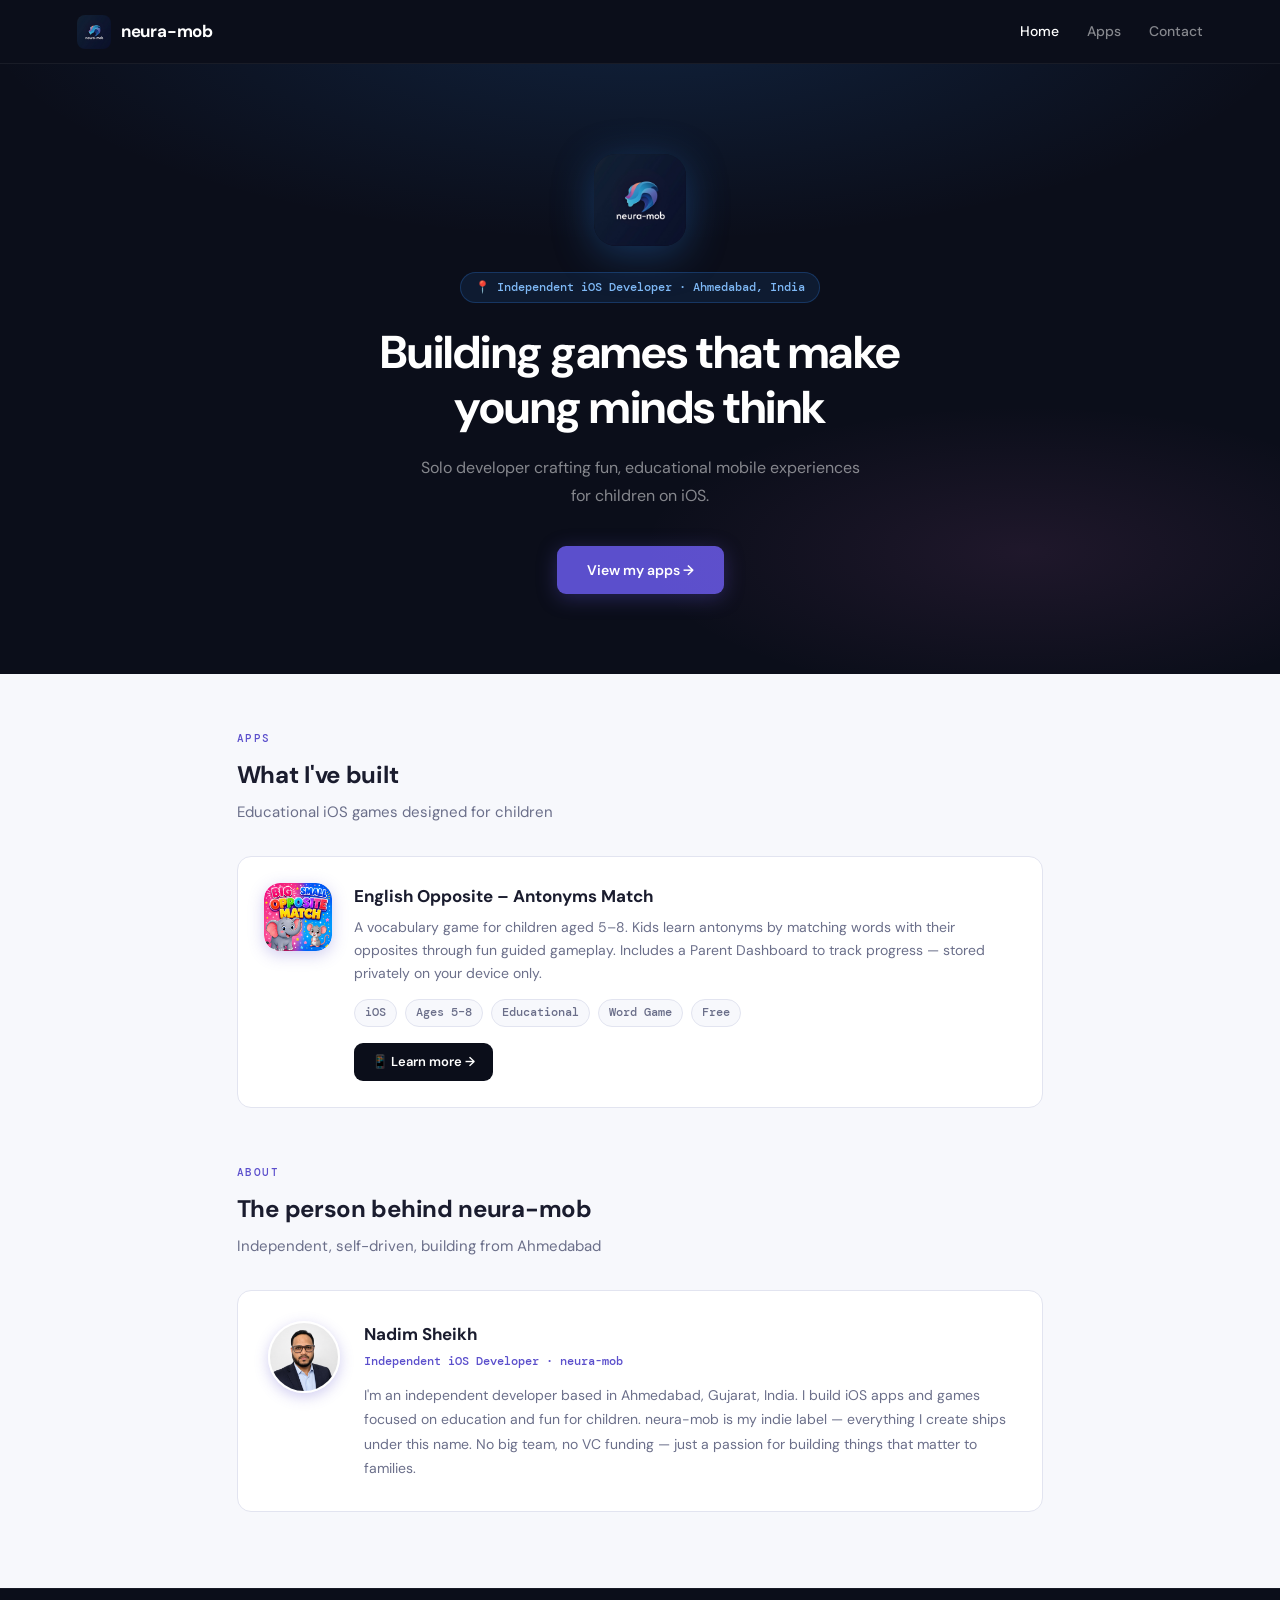
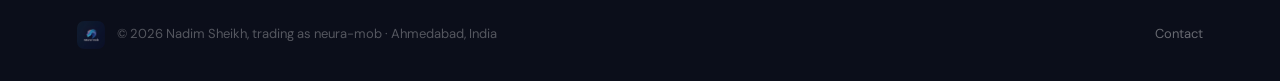
<file: index.html>
<!DOCTYPE html>
<html lang="en">
<head>
<meta charset="UTF-8" />
<meta name="viewport" content="width=device-width, initial-scale=1.0" />
<title>neura-mob – Independent iOS Developer</title>
<meta name="description" content="neura-mob – Independent iOS apps and games by Nadim Sheikh, Ahmedabad, India." />
<link rel="icon" type="image/png" href="neura-mob-logo.png" />
<link rel="preconnect" href="https://fonts.googleapis.com">
<link href="https://fonts.googleapis.com/css2?family=DM+Sans:wght@400;500;600;700&family=DM+Mono:wght@400;500&display=swap" rel="stylesheet">
<link rel="stylesheet" href="style.css" />
<style>
  .hero {
    background: var(--navy);
    padding: 90px 6% 80px; text-align: center;
    position: relative; overflow: hidden;
  }
  .hero::before {
    content: ''; position: absolute; inset: 0;
    background:
      radial-gradient(ellipse 80% 60% at 50% -10%, rgba(43,127,221,0.18) 0%, transparent 65%),
      radial-gradient(ellipse 50% 40% at 80% 80%, rgba(208,106,192,0.10) 0%, transparent 60%);
    pointer-events: none;
  }
  .hero-logo {
    width: 92px; height: 92px; border-radius: 22px; object-fit: cover;
    margin: 0 auto 26px; display: block;
    box-shadow: 0 8px 40px rgba(43,127,221,0.35);
    position: relative; z-index: 1;
  }
  .hero-badge {
    display: inline-flex; align-items: center; gap: 6px;
    background: rgba(43,127,221,0.12); border: 1px solid rgba(43,127,221,0.28);
    color: #7EB8F5; font-size: 12px; font-weight: 500;
    padding: 5px 14px; border-radius: 20px; margin-bottom: 22px;
    font-family: var(--mono); position: relative; z-index: 1;
  }
  .hero h1 {
    color: #fff; font-size: clamp(28px, 5vw, 46px); font-weight: 700;
    margin-bottom: 18px; line-height: 1.2; letter-spacing: -0.5px;
    position: relative; z-index: 1;
  }
  .hero p {
    color: rgba(255,255,255,0.5); font-size: 16px;
    max-width: 460px; margin: 0 auto 36px; line-height: 1.75;
    position: relative; z-index: 1;
  }
  .app-card {
    background: var(--white); border: 1px solid var(--border);
    border-radius: var(--radius); padding: 26px;
    display: flex; gap: 22px; align-items: flex-start;
    transition: box-shadow 0.2s, transform 0.2s;
  }
  .app-card:hover { box-shadow: 0 6px 28px rgba(91,79,204,0.1); transform: translateY(-2px); }
  .app-icon {
  width: 68px;
  height: 68px;
  border-radius: 16px;
  overflow: hidden;
  flex-shrink: 0;
  box-shadow: 0 4px 16px rgba(91,79,204,0.28);
}
  .app-info h3 { font-size: 17px; font-weight: 700; margin-bottom: 6px; }
  .app-info p { font-size: 14px; color: var(--text-muted); margin-bottom: 14px; line-height: 1.65; }
  .tags { display: flex; gap: 8px; flex-wrap: wrap; margin-bottom: 16px; }
  .tag { background: var(--bg); border: 1px solid var(--border); color: var(--text-muted); font-size: 12px; font-weight: 500; padding: 3px 10px; border-radius: 20px; font-family: var(--mono); }
  .app-link { display: inline-flex; align-items: center; gap: 6px; background: var(--navy); color: #fff; font-size: 13px; font-weight: 600; padding: 9px 18px; border-radius: var(--radius-sm); transition: background 0.15s; }
  .app-link:hover { background: var(--purple); }
  .about-card { background: var(--white); border: 1px solid var(--border); border-radius: var(--radius); padding: 30px; display: flex; gap: 24px; align-items: flex-start; }
  .avatar {
  width: 72px;
  height: 72px;
  border-radius: 50%;
  overflow: hidden;
  flex-shrink: 0;
  box-shadow: 0 4px 14px rgba(91,79,204,0.28);
  border: 2px solid rgba(255,255,255,0.9);
}
  .about-info h3 { font-size: 17px; font-weight: 700; margin-bottom: 3px; }
  .about-info .role { font-family: var(--mono); font-size: 12px; color: var(--purple); font-weight: 500; margin-bottom: 12px; }
  .about-info p { font-size: 14px; color: var(--text-muted); line-height: 1.75; }
  @media (max-width:600px) { .app-card { flex-direction:column; } .about-card { flex-direction:column; } }
  .app-image {
  width: 100%;
  height: 100%;
  object-fit: cover;
  border-radius: 16px;
}
</style>
</head>
<body>

<nav>
  <a href="index.html" class="nav-brand">
    <img src="neura-mob-logo.png" alt="neura-mob" class="nav-logo" />
    neura-mob
  </a>
  <div class="nav-links">
    <a href="index.html" class="active">Home</a>
    <a href="apps/opposite-match/index.html">Apps</a>
    <a href="contact.html">Contact</a>
  </div>
</nav>

<div class="hero">
  <img src="neura-mob-logo.png" alt="neura-mob" class="hero-logo" />
  <div class="hero-badge">📍 Independent iOS Developer · Ahmedabad, India</div>
  <h1>Building games that make<br>young minds think</h1>
  <p>Solo developer crafting fun, educational mobile experiences for children on iOS.</p>
  <a href="apps/opposite-match/index.html" class="btn-primary">View my apps →</a>
</div>

<div class="section">
  <div class="section-label">Apps</div>
  <div class="section-title">What I've built</div>
  <div class="section-sub">Educational iOS games designed for children</div>
  <a href="apps/opposite-match/index.html" class="app-card">
    <div class="app-icon">
  <img src="apps/opposite-match/newAppLogo.jpg" alt="English Opposite App" class="app-image" />
</div>
    
    <div class="app-info">
      <h3>English Opposite – Antonyms Match</h3>
      <p>A vocabulary game for children aged 5–8. Kids learn antonyms by matching words with their opposites through fun guided gameplay. Includes a Parent Dashboard to track progress — stored privately on your device only.</p>
      <div class="tags">
        <span class="tag">iOS</span>
        <span class="tag">Ages 5–8</span>
        <span class="tag">Educational</span>
        <span class="tag">Word Game</span>
        <span class="tag">Free</span>
      </div>
      <span class="app-link">📱 Learn more →</span>
    </div>
  </a>
</div>

<div class="section" style="padding-top:0;">
  <div class="section-label">About</div>
  <div class="section-title">The person behind neura-mob</div>
  <div class="section-sub">Independent, self-driven, building from Ahmedabad</div>
  <div class="about-card">
    <img src="dev-photo.jpg" alt="Nadim Sheikh" class="avatar" />
    <div class="about-info">
      <h3>Nadim Sheikh</h3>
      <div class="role">Independent iOS Developer · neura-mob</div>
      <p>I'm an independent developer based in Ahmedabad, Gujarat, India. I build iOS apps and games focused on education and fun for children. neura-mob is my indie label — everything I create ships under this name. No big team, no VC funding — just a passion for building things that matter to families.</p>
    </div>
  </div>
</div>

<footer>
  <div class="footer-left">
    <img src="neura-mob-logo.png" alt="neura-mob" class="footer-logo" />
    <span class="footer-copy">© 2026 Nadim Sheikh, trading as neura-mob · Ahmedabad, India</span>
  </div>
  <div class="footer-links">
    <a href="contact.html">Contact</a>
  </div>
</footer>

</body>
</html>
</file>
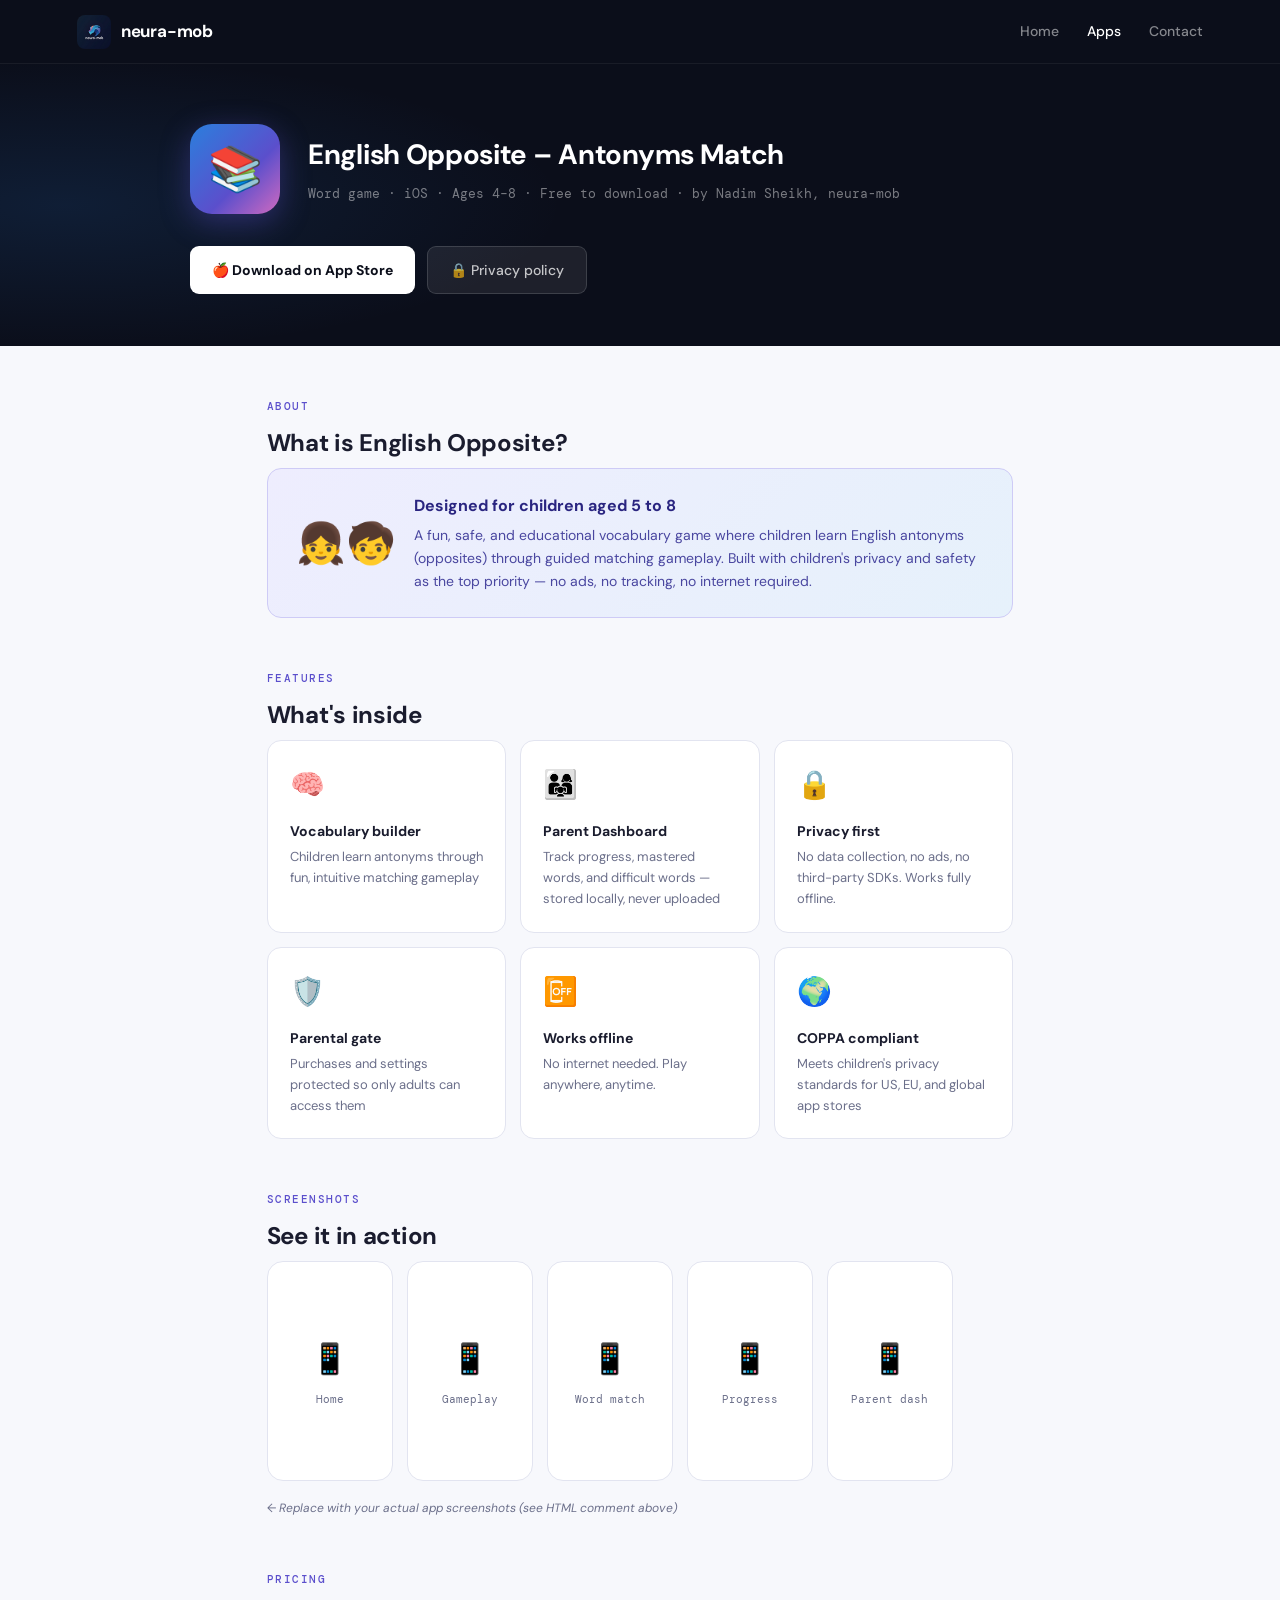
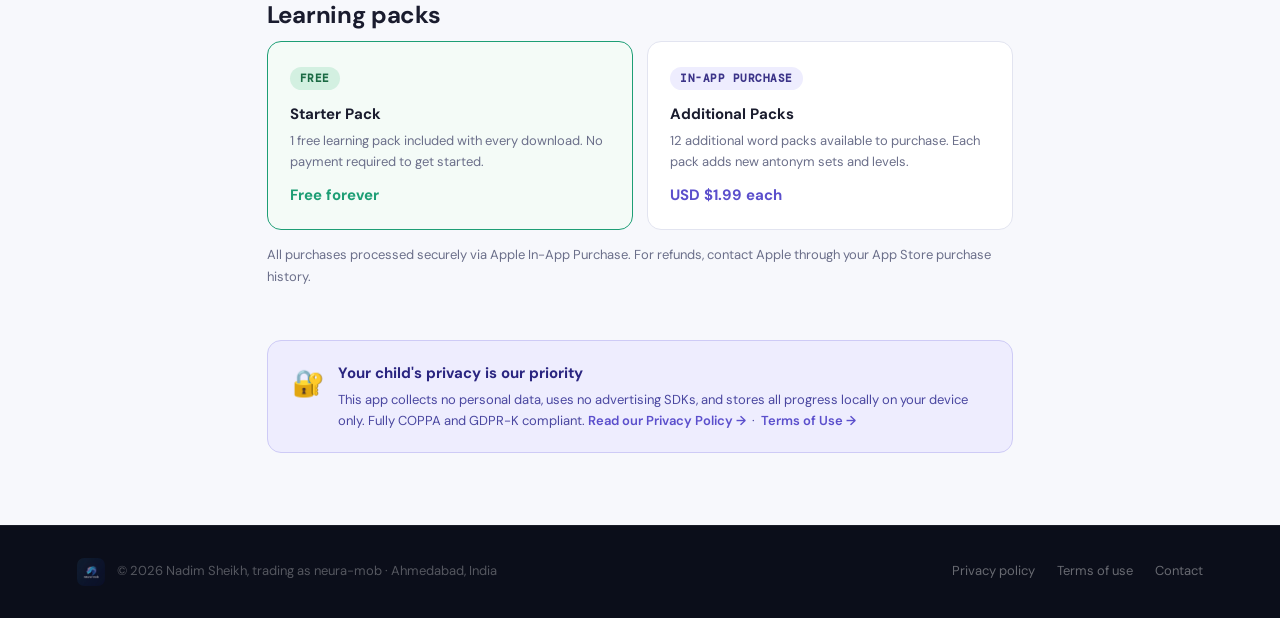
<file: apps/english-match/index.html>
<!DOCTYPE html>
<html lang="en">
<head>
<meta charset="UTF-8" />
<meta name="viewport" content="width=device-width, initial-scale=1.0" />
<title>English Opposite – Antonyms Match | neura-mob</title>
<meta name="description" content="A vocabulary game for children aged 4–8. Match English words with their opposites. Free to download on iOS." />
<link rel="icon" type="image/png" href="../../neura-mob-logo.png" />
<link rel="preconnect" href="https://fonts.googleapis.com">
<link href="https://fonts.googleapis.com/css2?family=DM+Sans:wght@400;500;600;700&family=DM+Mono:wght@400;500&display=swap" rel="stylesheet">
<link rel="stylesheet" href="../../style.css" />
<style>
  .app-hero {
    background: var(--navy);
    padding: 60px 6% 52px;
    position: relative; overflow: hidden;
  }
  .app-hero::before {
    content: ''; position: absolute; inset: 0;
    background: radial-gradient(ellipse 60% 80% at 5% 50%, rgba(43,127,221,0.14) 0%, transparent 65%);
    pointer-events: none;
  }
  .app-hero-inner { max-width: 900px; margin: 0 auto 32px; display: flex; gap: 28px; align-items: center; flex-wrap: wrap; position: relative; z-index: 1; }
  .app-hero-icon { width: 90px; height: 90px; border-radius: 22px; background: var(--grad); display: flex; align-items: center; justify-content: center; font-size: 44px; flex-shrink: 0; box-shadow: 0 8px 30px rgba(91,79,204,0.4); }
  .app-hero-text h1 { color: #fff; font-size: clamp(20px, 3.5vw, 28px); font-weight: 700; margin-bottom: 6px; letter-spacing: -0.3px; }
  .app-hero-text .subtitle { color: rgba(255,255,255,0.45); font-size: 13px; font-family: var(--mono); }
  .hero-btns { max-width: 900px; margin: 0 auto; display: flex; gap: 12px; flex-wrap: wrap; position: relative; z-index: 1; }
  .btn-appstore { display: inline-flex; align-items: center; gap: 9px; background: #fff; color: var(--navy); padding: 12px 22px; border-radius: var(--radius-sm); font-size: 14px; font-weight: 700; transition: opacity 0.15s, transform 0.15s; }
  .btn-appstore:hover { opacity: 0.9; transform: translateY(-1px); }
  .btn-ghost { display: inline-flex; align-items: center; gap: 8px; background: rgba(255,255,255,0.08); color: rgba(255,255,255,0.75); padding: 12px 22px; border-radius: var(--radius-sm); font-size: 14px; font-weight: 500; border: 1px solid rgba(255,255,255,0.14); transition: background 0.15s; }
  .btn-ghost:hover { background: rgba(255,255,255,0.15); }

  .section { padding: 52px 6%; max-width: 900px; margin: 0 auto; }

  .age-banner { background: linear-gradient(135deg, #EEEDFE, #E6F1FB); border: 1px solid #CECBF6; border-radius: var(--radius); padding: 24px 28px; display: flex; gap: 18px; align-items: center; }
  .age-banner .emoji { font-size: 40px; flex-shrink: 0; }
  .age-banner h3 { font-size: 16px; font-weight: 700; margin-bottom: 5px; color: #2A2580; }
  .age-banner p { font-size: 14px; color: #4A47A0; line-height: 1.65; }

  .features-grid { display: grid; grid-template-columns: repeat(auto-fit, minmax(190px, 1fr)); gap: 14px; }
  .feature-card { background: var(--white); border: 1px solid var(--border); border-radius: var(--radius); padding: 22px; transition: box-shadow 0.15s; }
  .feature-card:hover { box-shadow: 0 4px 18px rgba(0,0,0,0.07); }
  .feature-card .icon { font-size: 28px; margin-bottom: 12px; display: block; }
  .feature-card h4 { font-size: 14px; font-weight: 700; margin-bottom: 5px; }
  .feature-card p { font-size: 13px; color: var(--text-muted); line-height: 1.6; }

  .packs-grid { display: grid; grid-template-columns: repeat(auto-fit, minmax(230px, 1fr)); gap: 14px; }
  .pack-card { background: var(--white); border: 1px solid var(--border); border-radius: var(--radius); padding: 22px; }
  .pack-card.free-pack { border-color: #1D9E75; background: #F4FBF7; }
  .pack-badge { display: inline-block; font-size: 11px; font-weight: 700; font-family: var(--mono); padding: 3px 10px; border-radius: 20px; margin-bottom: 12px; letter-spacing: 0.5px; text-transform: uppercase; }
  .badge-free { background: #D3F0E1; color: #1B6B44; }
  .badge-paid { background: #EEEDFE; color: #3C3489; }
  .pack-card h4 { font-size: 15px; font-weight: 700; margin-bottom: 5px; }
  .pack-card p { font-size: 13px; color: var(--text-muted); line-height: 1.6; }
  .pack-price { font-size: 15px; font-weight: 700; margin-top: 10px; }
  .pack-price.is-free { color: #1D9E75; }
  .pack-price.is-paid { color: var(--purple); }

  .screenshots-row { display: flex; gap: 14px; overflow-x: auto; padding-bottom: 8px; }
  .screenshot-ph { width: 126px; height: 220px; flex-shrink: 0; background: var(--white); border: 1px solid var(--border); border-radius: 16px; display: flex; flex-direction: column; align-items: center; justify-content: center; gap: 8px; }
  .screenshot-ph .ph-icon { font-size: 30px; }
  .screenshot-ph span { font-size: 11px; color: var(--text-muted); font-family: var(--mono); }
  .screenshot-note { font-size: 12px; color: var(--text-muted); margin-top: 10px; font-style: italic; }

  .privacy-strip { background: #EEEDFE; border: 1px solid #CECBF6; border-radius: var(--radius); padding: 20px 24px; display: flex; gap: 14px; align-items: flex-start; }
  .privacy-strip .icon { font-size: 26px; flex-shrink: 0; margin-top: 2px; }
  .privacy-strip h4 { font-size: 15px; font-weight: 700; color: #2A2580; margin-bottom: 4px; }
  .privacy-strip p { font-size: 13px; color: #4A47A0; line-height: 1.65; }
  .privacy-strip a { color: var(--purple); font-weight: 600; }

  @media (max-width:600px) { .app-hero-inner { flex-direction:column; } }
</style>
</head>
<body>

<nav>
  <a href="../../index.html" class="nav-brand">
    <img src="../../neura-mob-logo.png" alt="neura-mob" class="nav-logo" />
    neura-mob
  </a>
  <div class="nav-links">
    <a href="../../index.html">Home</a>
    <a href="" class="active">Apps</a>
    <a href="../../contact.html">Contact</a>
  </div>
</nav>

<div class="app-hero">
  <div class="app-hero-inner">
    <div class="app-hero-icon">📚</div>
    <div class="app-hero-text">
      <h1>English Opposite – Antonyms Match</h1>
      <div class="subtitle">Word game · iOS · Ages 4–8 · Free to download · by Nadim Sheikh, neura-mob</div>
    </div>
  </div>
  <div class="hero-btns">
    <!-- ✏️ Replace href with your real App Store link -->
    <a href="https://apps.apple.com" class="btn-appstore">🍎 Download on App Store</a>
    <a href="privacy-policy.html" class="btn-ghost">🔒 Privacy policy</a>
  </div>
</div>

<div class="section">
  <div class="section-label">About</div>
  <div class="section-title">What is English Opposite?</div>
  <div class="age-banner">
    <div class="emoji">👧🧒</div>
    <div>
      <h3>Designed for children aged 5 to 8</h3>
      <p>A fun, safe, and educational vocabulary game where children learn English antonyms (opposites) through guided matching gameplay. Built with children's privacy and safety as the top priority — no ads, no tracking, no internet required.</p>
    </div>
  </div>
</div>

<div class="section" style="padding-top:0;">
  <div class="section-label">Features</div>
  <div class="section-title">What's inside</div>
  <div class="features-grid">
    <div class="feature-card"><span class="icon">🧠</span><h4>Vocabulary builder</h4><p>Children learn antonyms through fun, intuitive matching gameplay</p></div>
    <div class="feature-card"><span class="icon">👨‍👩‍👧</span><h4>Parent Dashboard</h4><p>Track progress, mastered words, and difficult words — stored locally, never uploaded</p></div>
    <div class="feature-card"><span class="icon">🔒</span><h4>Privacy first</h4><p>No data collection, no ads, no third-party SDKs. Works fully offline.</p></div>
    <div class="feature-card"><span class="icon">🛡️</span><h4>Parental gate</h4><p>Purchases and settings protected so only adults can access them</p></div>
    <div class="feature-card"><span class="icon">📴</span><h4>Works offline</h4><p>No internet needed. Play anywhere, anytime.</p></div>
    <div class="feature-card"><span class="icon">🌍</span><h4>COPPA compliant</h4><p>Meets children's privacy standards for US, EU, and global app stores</p></div>
  </div>
</div>

<div class="section" style="padding-top:0;">
  <div class="section-label">Screenshots</div>
  <div class="section-title">See it in action</div>
  <!--
    ✏️ TO ADD REAL SCREENSHOTS — replace each placeholder div with:
    <img src="../../screenshots/your-image.png" alt="Screen name"
         style="width:126px;height:220px;border-radius:16px;object-fit:cover;flex-shrink:0;">
    Create a /screenshots/ folder in the project root and put your images there.
  -->
  <div class="screenshots-row">
    <div class="screenshot-ph"><div class="ph-icon">📱</div><span>Home</span></div>
    <div class="screenshot-ph"><div class="ph-icon">📱</div><span>Gameplay</span></div>
    <div class="screenshot-ph"><div class="ph-icon">📱</div><span>Word match</span></div>
    <div class="screenshot-ph"><div class="ph-icon">📱</div><span>Progress</span></div>
    <div class="screenshot-ph"><div class="ph-icon">📱</div><span>Parent dash</span></div>
  </div>
  <p class="screenshot-note">← Replace with your actual app screenshots (see HTML comment above)</p>
</div>

<div class="section" style="padding-top:0;">
  <div class="section-label">Pricing</div>
  <div class="section-title">Learning packs</div>
  <div class="packs-grid">
    <div class="pack-card free-pack">
      <span class="pack-badge badge-free">Free</span>
      <h4>Starter Pack</h4>
      <p>1 free learning pack included with every download. No payment required to get started.</p>
      <div class="pack-price is-free">Free forever</div>
    </div>
    <div class="pack-card">
      <span class="pack-badge badge-paid">In-App Purchase</span>
      <h4>Additional Packs</h4>
      <p>12 additional word packs available to purchase. Each pack adds new antonym sets and levels.</p>
      <div class="pack-price is-paid">USD $1.99 each</div>
    </div>
  </div>
  <p style="font-size:13px;color:var(--text-muted);margin-top:14px;line-height:1.7;">All purchases processed securely via Apple In-App Purchase. For refunds, contact Apple through your App Store purchase history.</p>
</div>

<div class="section" style="padding-top:0;">
  <div class="privacy-strip">
    <div class="icon">🔐</div>
    <div>
      <h4>Your child's privacy is our priority</h4>
      <p>This app collects no personal data, uses no advertising SDKs, and stores all progress locally on your device only. Fully COPPA and GDPR-K compliant.
      <a href="privacy-policy.html">Read our Privacy Policy →</a> &nbsp;·&nbsp;
      <a href="terms-of-use.html">Terms of Use →</a></p>
    </div>
  </div>
</div>

<footer>
  <div class="footer-left">
    <img src="../../neura-mob-logo.png" alt="neura-mob" class="footer-logo" />
    <span class="footer-copy">© 2026 Nadim Sheikh, trading as neura-mob · Ahmedabad, India</span>
  </div>
  <div class="footer-links">
    <a href="privacy-policy.html">Privacy policy</a>
    <a href="terms-of-use.html">Terms of use</a>
    <a href="../../contact.html">Contact</a>
  </div>
</footer>

</body>
</html>
</file>
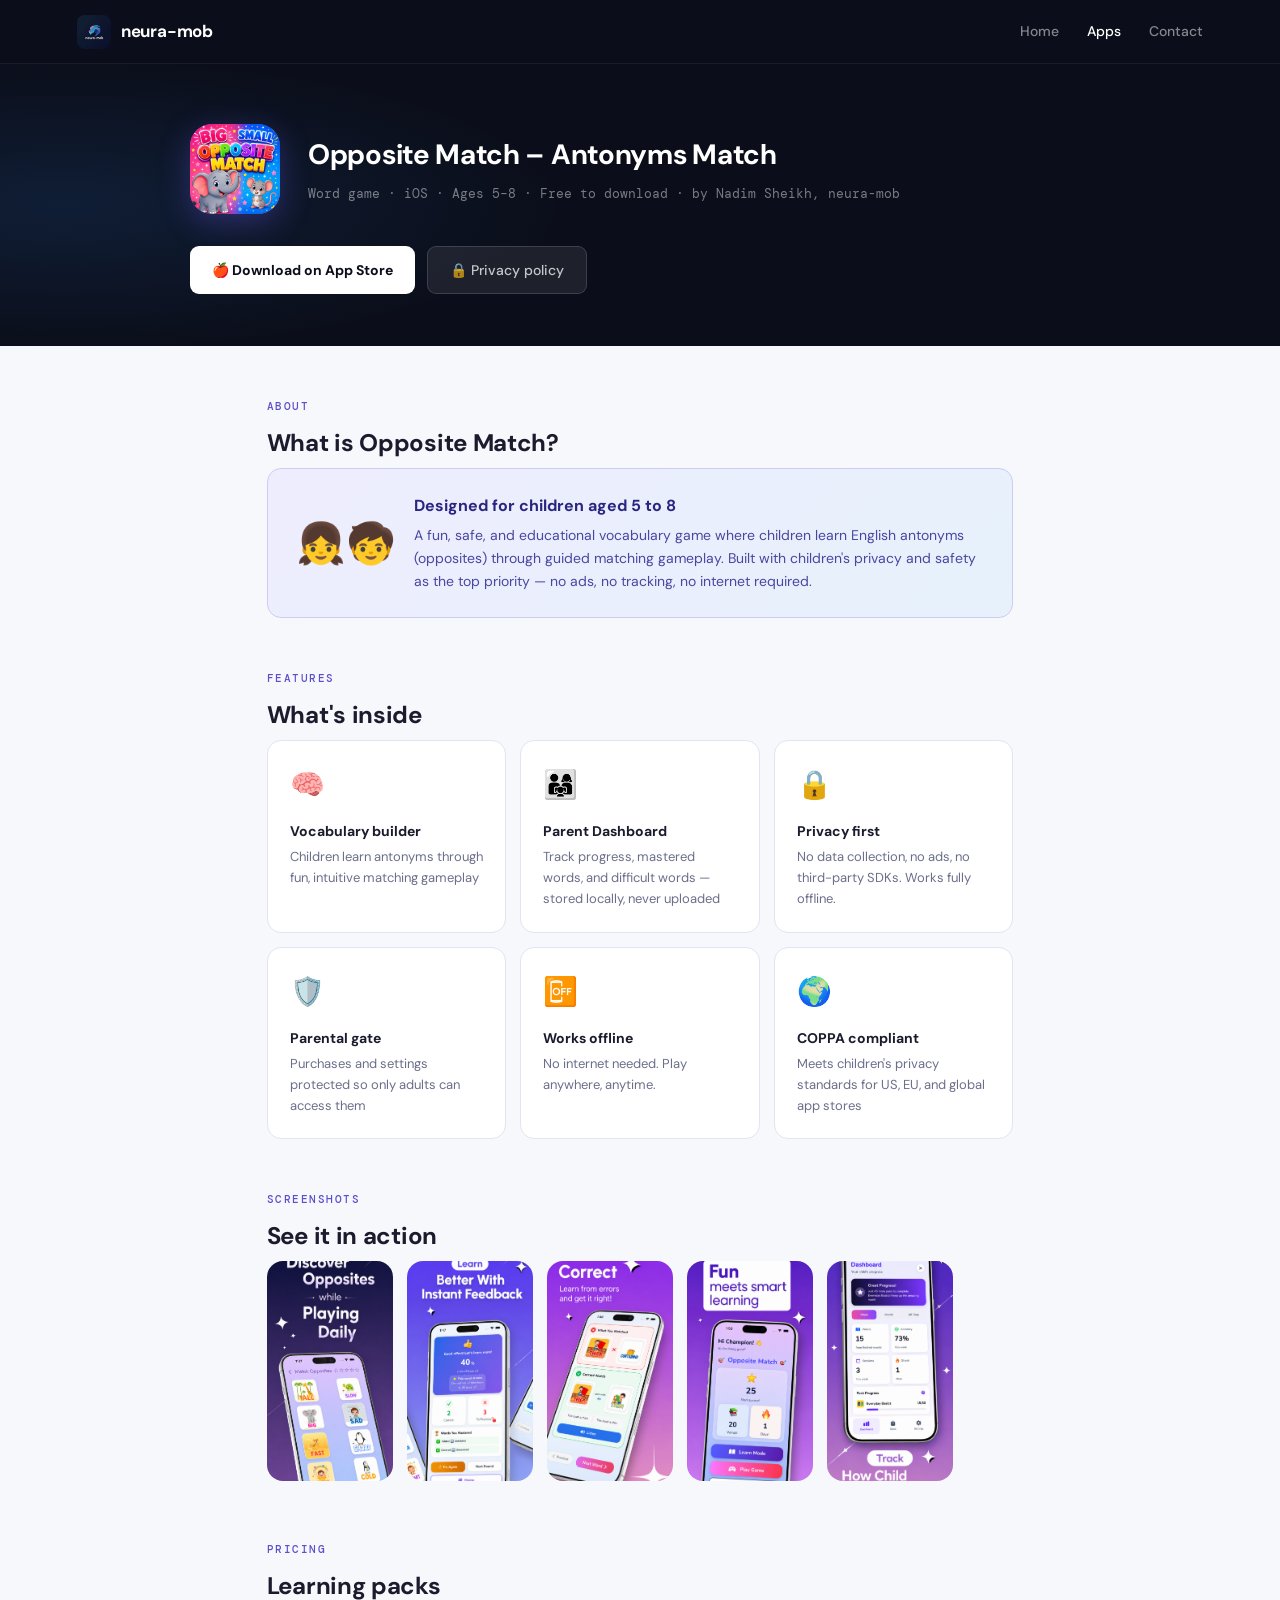
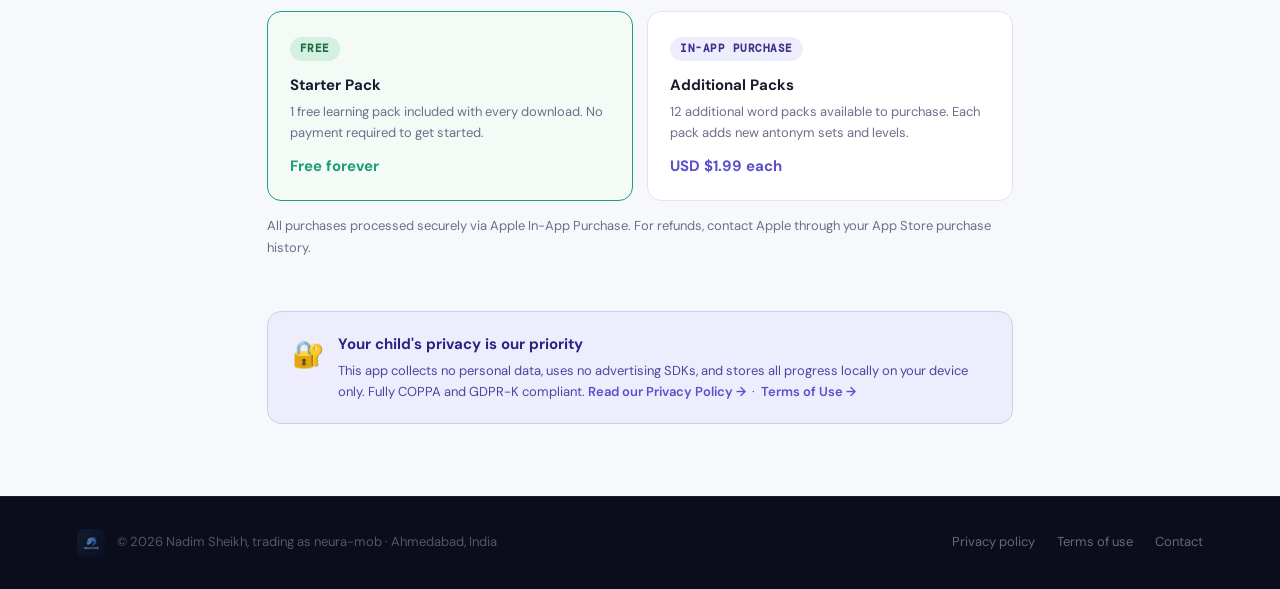
<file: apps/opposite-match/index.html>
<!DOCTYPE html>
<html lang="en">
<head>
<meta charset="UTF-8" />
<meta name="viewport" content="width=device-width, initial-scale=1.0" />
<title>Opposite Match – Antonyms Match | neura-mob</title>
<meta name="description" content="A vocabulary game for children aged 5–8. Match English words with their opposites. Free to download on iOS." />
<link rel="icon" type="image/png" href="../../neura-mob-logo.png" />
<link rel="preconnect" href="https://fonts.googleapis.com">
<link href="https://fonts.googleapis.com/css2?family=DM+Sans:wght@400;500;600;700&family=DM+Mono:wght@400;500&display=swap" rel="stylesheet">
<link rel="stylesheet" href="../../style.css" />
<style>
  .app-hero {
    background: var(--navy);
    padding: 60px 6% 52px;
    position: relative; overflow: hidden;
  }
  .app-hero::before {
    content: ''; position: absolute; inset: 0;
    background: radial-gradient(ellipse 60% 80% at 5% 50%, rgba(43,127,221,0.14) 0%, transparent 65%);
    pointer-events: none;
  }
  .app-hero-inner { max-width: 900px; margin: 0 auto 32px; display: flex; gap: 28px; align-items: center; flex-wrap: wrap; position: relative; z-index: 1; }
  .app-hero-icon { width: 90px; height: 90px; border-radius: 22px; background: var(--grad); display: flex; align-items: center; justify-content: center; font-size: 44px; flex-shrink: 0; box-shadow: 0 8px 30px rgba(91,79,204,0.4); }
  .app-hero-text h1 { color: #fff; font-size: clamp(20px, 3.5vw, 28px); font-weight: 700; margin-bottom: 6px; letter-spacing: -0.3px; }
  .app-hero-text .subtitle { color: rgba(255,255,255,0.45); font-size: 13px; font-family: var(--mono); }
  .hero-btns { max-width: 900px; margin: 0 auto; display: flex; gap: 12px; flex-wrap: wrap; position: relative; z-index: 1; }
  .btn-appstore { display: inline-flex; align-items: center; gap: 9px; background: #fff; color: var(--navy); padding: 12px 22px; border-radius: var(--radius-sm); font-size: 14px; font-weight: 700; transition: opacity 0.15s, transform 0.15s; }
  .btn-appstore:hover { opacity: 0.9; transform: translateY(-1px); }
  .btn-ghost { display: inline-flex; align-items: center; gap: 8px; background: rgba(255,255,255,0.08); color: rgba(255,255,255,0.75); padding: 12px 22px; border-radius: var(--radius-sm); font-size: 14px; font-weight: 500; border: 1px solid rgba(255,255,255,0.14); transition: background 0.15s; }
  .btn-ghost:hover { background: rgba(255,255,255,0.15); }

  .section { padding: 52px 6%; max-width: 900px; margin: 0 auto; }

  .age-banner { background: linear-gradient(135deg, #EEEDFE, #E6F1FB); border: 1px solid #CECBF6; border-radius: var(--radius); padding: 24px 28px; display: flex; gap: 18px; align-items: center; }
  .age-banner .emoji { font-size: 40px; flex-shrink: 0; }
  .age-banner h3 { font-size: 16px; font-weight: 700; margin-bottom: 5px; color: #2A2580; }
  .age-banner p { font-size: 14px; color: #4A47A0; line-height: 1.65; }

  .features-grid { display: grid; grid-template-columns: repeat(auto-fit, minmax(190px, 1fr)); gap: 14px; }
  .feature-card { background: var(--white); border: 1px solid var(--border); border-radius: var(--radius); padding: 22px; transition: box-shadow 0.15s; }
  .feature-card:hover { box-shadow: 0 4px 18px rgba(0,0,0,0.07); }
  .feature-card .icon { font-size: 28px; margin-bottom: 12px; display: block; }
  .feature-card h4 { font-size: 14px; font-weight: 700; margin-bottom: 5px; }
  .feature-card p { font-size: 13px; color: var(--text-muted); line-height: 1.6; }

  .packs-grid { display: grid; grid-template-columns: repeat(auto-fit, minmax(230px, 1fr)); gap: 14px; }
  .pack-card { background: var(--white); border: 1px solid var(--border); border-radius: var(--radius); padding: 22px; }
  .pack-card.free-pack { border-color: #1D9E75; background: #F4FBF7; }
  .pack-badge { display: inline-block; font-size: 11px; font-weight: 700; font-family: var(--mono); padding: 3px 10px; border-radius: 20px; margin-bottom: 12px; letter-spacing: 0.5px; text-transform: uppercase; }
  .badge-free { background: #D3F0E1; color: #1B6B44; }
  .badge-paid { background: #EEEDFE; color: #3C3489; }
  .pack-card h4 { font-size: 15px; font-weight: 700; margin-bottom: 5px; }
  .pack-card p { font-size: 13px; color: var(--text-muted); line-height: 1.6; }
  .pack-price { font-size: 15px; font-weight: 700; margin-top: 10px; }
  .pack-price.is-free { color: #1D9E75; }
  .pack-price.is-paid { color: var(--purple); }

  .screenshots-row { display: flex; gap: 14px; overflow-x: auto; padding-bottom: 8px; }
  .screenshot-ph { width: 126px; height: 220px; flex-shrink: 0; background: var(--white); border: 1px solid var(--border); border-radius: 16px; display: flex; flex-direction: column; align-items: center; justify-content: center; gap: 8px; }
  .screenshot-ph .ph-icon { font-size: 30px; }
  .screenshot-ph span { font-size: 11px; color: var(--text-muted); font-family: var(--mono); }
  .screenshot-note { font-size: 12px; color: var(--text-muted); margin-top: 10px; font-style: italic; }

  .privacy-strip { background: #EEEDFE; border: 1px solid #CECBF6; border-radius: var(--radius); padding: 20px 24px; display: flex; gap: 14px; align-items: flex-start; }
  .privacy-strip .icon { font-size: 26px; flex-shrink: 0; margin-top: 2px; }
  .privacy-strip h4 { font-size: 15px; font-weight: 700; color: #2A2580; margin-bottom: 4px; }
  .privacy-strip p { font-size: 13px; color: #4A47A0; line-height: 1.65; }
  .privacy-strip a { color: var(--purple); font-weight: 600; }

  @media (max-width:600px) { .app-hero-inner { flex-direction:column; } }
</style>
</head>
<body>

<nav>
  <a href="../../index.html" class="nav-brand">
    <img src="../../neura-mob-logo.png" alt="neura-mob" class="nav-logo" />
    neura-mob
  </a>
  <div class="nav-links">
    <a href="../../index.html">Home</a>
    <a href="" class="active">Apps</a>
    <a href="../../contact.html">Contact</a>
  </div>
</nav>

<div class="app-hero">
  <div class="app-hero-inner">
    <div class="app-hero-icon">
  <img src="newAppLogo.jpg" alt="Opposite Match app icon" style="width:90px;height:90px;border-radius:22px;display:block;" />
</div>
    <div class="app-hero-text">
      <h1>Opposite Match – Antonyms Match</h1>
      <div class="subtitle">Word game · iOS · Ages 5–8 · Free to download · by Nadim Sheikh, neura-mob</div>
    </div>
  </div>
  <div class="hero-btns">
    <!-- ✏️ Replace href with your real App Store link -->
    <a href="https://apps.apple.com/app/id6766526576" class="btn-appstore">🍎 Download on App Store</a>
    <a href="privacy-policy.html" class="btn-ghost">🔒 Privacy policy</a>
  </div>
</div>

<div class="section">
  <div class="section-label">About</div>
  <div class="section-title">What is Opposite Match?</div>
  <div class="age-banner">
    <div class="emoji">👧🧒</div>
    <div>
      <h3>Designed for children aged 5 to 8</h3>
      <p>A fun, safe, and educational vocabulary game where children learn English antonyms (opposites) through guided matching gameplay. Built with children's privacy and safety as the top priority — no ads, no tracking, no internet required.</p>
    </div>
  </div>
</div>

<div class="section" style="padding-top:0;">
  <div class="section-label">Features</div>
  <div class="section-title">What's inside</div>
  <div class="features-grid">
    <div class="feature-card"><span class="icon">🧠</span><h4>Vocabulary builder</h4><p>Children learn antonyms through fun, intuitive matching gameplay</p></div>
    <div class="feature-card"><span class="icon">👨‍👩‍👧</span><h4>Parent Dashboard</h4><p>Track progress, mastered words, and difficult words — stored locally, never uploaded</p></div>
    <div class="feature-card"><span class="icon">🔒</span><h4>Privacy first</h4><p>No data collection, no ads, no third-party SDKs. Works fully offline.</p></div>
    <div class="feature-card"><span class="icon">🛡️</span><h4>Parental gate</h4><p>Purchases and settings protected so only adults can access them</p></div>
    <div class="feature-card"><span class="icon">📴</span><h4>Works offline</h4><p>No internet needed. Play anywhere, anytime.</p></div>
    <div class="feature-card"><span class="icon">🌍</span><h4>COPPA compliant</h4><p>Meets children's privacy standards for US, EU, and global app stores</p></div>
  </div>
</div>

<div class="section" style="padding-top:0;">
  <div class="section-label">Screenshots</div>
  <div class="section-title">See it in action</div>
  <div class="screenshots-row">
    <img src="img-01.png" alt="Screen name"
         style="width:126px;height:220px;border-radius:16px;object-fit:cover;flex-shrink:0;">
    <img src="img-02.png" alt="Screen name"
         style="width:126px;height:220px;border-radius:16px;object-fit:cover;flex-shrink:0;">
    <img src="img-03.png" alt="Screen name"
         style="width:126px;height:220px;border-radius:16px;object-fit:cover;flex-shrink:0;">
    <img src="img-04.png" alt="Screen name"
         style="width:126px;height:220px;border-radius:16px;object-fit:cover;flex-shrink:0;">
    <img src="img-05.png" alt="Screen name"
         style="width:126px;height:220px;border-radius:16px;object-fit:cover;flex-shrink:0;">
  </div>
  
</div>

<div class="section" style="padding-top:0;">
  <div class="section-label">Pricing</div>
  <div class="section-title">Learning packs</div>
  <div class="packs-grid">
    <div class="pack-card free-pack">
      <span class="pack-badge badge-free">Free</span>
      <h4>Starter Pack</h4>
      <p>1 free learning pack included with every download. No payment required to get started.</p>
      <div class="pack-price is-free">Free forever</div>
    </div>
    <div class="pack-card">
      <span class="pack-badge badge-paid">In-App Purchase</span>
      <h4>Additional Packs</h4>
      <p>12 additional word packs available to purchase. Each pack adds new antonym sets and levels.</p>
      <div class="pack-price is-paid">USD $1.99 each</div>
    </div>
  </div>
  <p style="font-size:13px;color:var(--text-muted);margin-top:14px;line-height:1.7;">All purchases processed securely via Apple In-App Purchase. For refunds, contact Apple through your App Store purchase history.</p>
</div>

<div class="section" style="padding-top:0;">
  <div class="privacy-strip">
    <div class="icon">🔐</div>
    <div>
      <h4>Your child's privacy is our priority</h4>
      <p>This app collects no personal data, uses no advertising SDKs, and stores all progress locally on your device only. Fully COPPA and GDPR-K compliant.
      <a href="privacy-policy.html">Read our Privacy Policy →</a> &nbsp;·&nbsp;
      <a href="terms-of-use.html">Terms of Use →</a></p>
    </div>
  </div>
</div>

<footer>
  <div class="footer-left">
    <img src="../../neura-mob-logo.png" alt="neura-mob" class="footer-logo" />
    <span class="footer-copy">© 2026 Nadim Sheikh, trading as neura-mob · Ahmedabad, India</span>
  </div>
  <div class="footer-links">
    <a href="privacy-policy.html">Privacy policy</a>
    <a href="terms-of-use.html">Terms of use</a>
    <a href="../../contact.html">Contact</a>
  </div>
</footer>

</body>
</html>
</file>
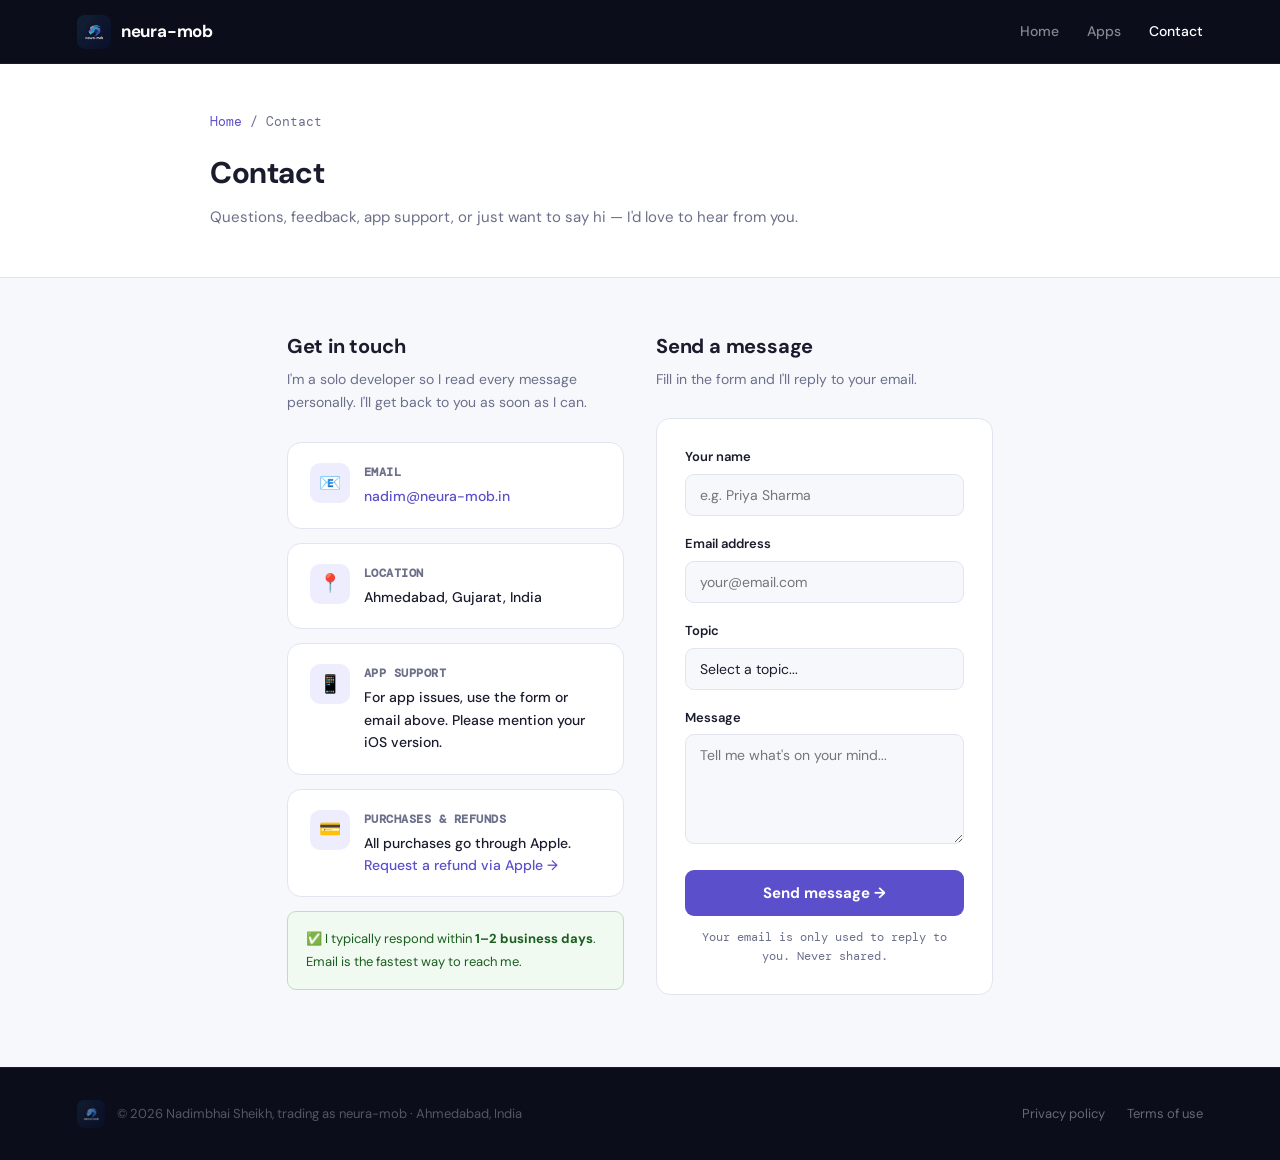
<file: contact.html>
<!DOCTYPE html>
<html lang="en">
<head>
<meta charset="UTF-8" />
<meta name="viewport" content="width=device-width, initial-scale=1.0" />
<title>Contact | neura-mob</title>
<meta name="description" content="Get in touch with Nadimbhai Sheikh, independent iOS developer at neura-mob, Ahmedabad, India." />
<link rel="icon" type="image/png" href="neura-mob-logo.png" />
<link rel="preconnect" href="https://fonts.googleapis.com">
<link href="https://fonts.googleapis.com/css2?family=DM+Sans:wght@400;500;600;700&family=DM+Mono:wght@400;500&display=swap" rel="stylesheet">
<link rel="stylesheet" href="style.css" />
<style>
  .page-hero { background:var(--white); border-bottom:1px solid var(--border); padding:48px 6%; }
  .page-hero-inner { max-width:860px; margin:0 auto; }
  .breadcrumb { font-size:13px; color:var(--text-muted); margin-bottom:16px; font-family:var(--mono); }
  .breadcrumb a { color:var(--purple); }
  .page-hero h1 { font-size:30px; font-weight:700; margin-bottom:8px; letter-spacing:-0.4px; }
  .page-hero p { font-size:15px; color:var(--text-muted); }

  .content { max-width:860px; margin:0 auto; padding:52px 6%; display:grid; grid-template-columns:1fr 1fr; gap:32px; }

  .info-col h2 { font-size:20px; font-weight:700; margin-bottom:6px; letter-spacing:-0.2px; }
  .info-col .sub { font-size:14px; color:var(--text-muted); margin-bottom:28px; line-height:1.65; }

  .info-card { background:var(--white); border:1px solid var(--border); border-radius:var(--radius); padding:20px 22px; margin-bottom:14px; display:flex; gap:14px; align-items:flex-start; transition:box-shadow 0.15s; }
  .info-card:hover { box-shadow:0 4px 16px rgba(0,0,0,0.06); }
  .info-card .ic { width:40px; height:40px; border-radius:10px; background:#EEEDFE; display:flex; align-items:center; justify-content:center; font-size:18px; flex-shrink:0; }
  .info-card h4 { font-size:12px; font-weight:700; color:var(--text-muted); font-family:var(--mono); text-transform:uppercase; letter-spacing:0.5px; margin-bottom:3px; }
  .info-card p { font-size:14px; color:var(--text); font-weight:500; }
  .info-card a { color:var(--purple); font-weight:500; }

  .support-note { background:#F0FAF0; border:1px solid #B8E0C0; border-radius:var(--radius-sm); padding:16px 18px; margin-top:6px; }
  .support-note p { font-size:13px; color:#1B5E20; line-height:1.7; margin:0; }

  .form-col h2 { font-size:20px; font-weight:700; margin-bottom:6px; letter-spacing:-0.2px; }
  .form-col .sub { font-size:14px; color:var(--text-muted); margin-bottom:28px; }

  .form-card { background:var(--white); border:1px solid var(--border); border-radius:var(--radius); padding:28px; }
  .form-group { margin-bottom:18px; }
  .form-group label { display:block; font-size:13px; font-weight:600; color:var(--text); margin-bottom:6px; }
  .form-group input, .form-group textarea, .form-group select {
    width:100%; padding:11px 14px; font-size:14px; font-family:var(--font);
    border:1px solid var(--border); border-radius:var(--radius-sm);
    background:var(--bg); color:var(--text);
    transition:border-color 0.15s, box-shadow 0.15s; outline:none;
  }
  .form-group input:focus, .form-group textarea:focus, .form-group select:focus {
    border-color:var(--purple); box-shadow:0 0 0 3px rgba(91,79,204,0.1);
  }
  .form-group textarea { height:110px; resize:vertical; }
  .form-group select { appearance:none; cursor:pointer; }
  .btn-submit { width:100%; background:var(--purple); color:#fff; border:none; padding:13px; border-radius:var(--radius-sm); font-size:15px; font-weight:700; font-family:var(--font); cursor:pointer; transition:background 0.15s, transform 0.1s; }
  .btn-submit:hover { background:var(--blue); transform:translateY(-1px); }
  .form-note { font-size:12px; color:var(--text-muted); margin-top:12px; text-align:center; font-family:var(--mono); }

  #success-msg { display:none; text-align:center; padding:24px; }
  #success-msg .check { font-size:40px; margin-bottom:12px; }
  #success-msg h3 { font-size:17px; font-weight:700; margin-bottom:6px; }
  #success-msg p { font-size:14px; color:var(--text-muted); }

  @media (max-width:700px) { .content { grid-template-columns:1fr; } }
</style>
</head>
<body>

<nav>
  <a href="index.html" class="nav-brand">
    <img src="neura-mob-logo.png" alt="neura-mob" class="nav-logo" />
    neura-mob
  </a>
  <div class="nav-links">
    <a href="index.html">Home</a>
    <a href="apps/opposite-match/index.html">Apps</a>
    <a href="contact.html" class="active">Contact</a>
  </div>
</nav>

<div class="page-hero">
  <div class="page-hero-inner">
    <div class="breadcrumb"><a href="index.html">Home</a> / Contact</div>
    <h1>Contact</h1>
    <p>Questions, feedback, app support, or just want to say hi — I'd love to hear from you.</p>
  </div>
</div>

<div class="content">

  <div class="info-col">
    <h2>Get in touch</h2>
    <p class="sub">I'm a solo developer so I read every message personally. I'll get back to you as soon as I can.</p>

    <div class="info-card">
      <div class="ic">📧</div>
      <div><h4>Email</h4><p><a href="mailto:nadim@neura-mob.in">nadim@neura-mob.in</a></p></div>
    </div>
    <div class="info-card">
      <div class="ic">📍</div>
      <div><h4>Location</h4><p>Ahmedabad, Gujarat, India</p></div>
    </div>
    <div class="info-card">
      <div class="ic">📱</div>
      <div><h4>App support</h4><p>For app issues, use the form or email above. Please mention your iOS version.</p></div>
    </div>
    <div class="info-card">
      <div class="ic">💳</div>
      <div><h4>Purchases &amp; refunds</h4><p>All purchases go through Apple. <a href="https://support.apple.com/en-us/HT204084" target="_blank" rel="noopener">Request a refund via Apple →</a></p></div>
    </div>
    <div class="support-note">
      <p>✅ I typically respond within <strong>1–2 business days</strong>. Email is the fastest way to reach me.</p>
    </div>
  </div>

  <div class="form-col">
    <h2>Send a message</h2>
    <p class="sub">Fill in the form and I'll reply to your email.</p>
    <div class="form-card">
      <div id="the-form">
        <div class="form-group">
          <label for="name">Your name</label>
          <input type="text" id="name" placeholder="e.g. Priya Sharma" autocomplete="name" />
        </div>
        <div class="form-group">
          <label for="email">Email address</label>
          <input type="email" id="email" placeholder="your@email.com" autocomplete="email" />
        </div>
        <div class="form-group">
          <label for="topic">Topic</label>
          <select id="topic">
            <option value="">Select a topic...</option>
            <option value="app-support">App support / bug report</option>
            <option value="feedback">Feedback or suggestion</option>
            <option value="privacy">Privacy policy question</option>
            <option value="business">Business enquiry</option>
            <option value="other">Other</option>
          </select>
        </div>
        <div class="form-group">
          <label for="message">Message</label>
          <textarea id="message" placeholder="Tell me what's on your mind..."></textarea>
        </div>
        <button class="btn-submit" onclick="handleSubmit()">Send message →</button>
        <!--
          ✏️ TO MAKE THIS FORM ACTUALLY SEND EMAILS (free):
          1. Sign up at https://formspree.io
          2. Create a form → copy your endpoint e.g. https://formspree.io/f/xabc1234
          3. In handleSubmit() below, uncomment the fetch() block
             and replace YOUR_FORM_ID with your actual ID
          4. Remove the showSuccess() line below it
        -->
        <p class="form-note">Your email is only used to reply to you. Never shared.</p>
      </div>
      <div id="success-msg">
        <div class="check">✅</div>
        <h3>Message sent!</h3>
        <p>Thanks for reaching out. I'll reply within 1–2 business days.</p>
      </div>
    </div>
  </div>

</div>

<footer>
  <div class="footer-left">
    <img src="neura-mob-logo.png" alt="neura-mob" class="footer-logo" />
    <span class="footer-copy">© 2026 Nadimbhai Sheikh, trading as neura-mob · Ahmedabad, India</span>
  </div>
  <div class="footer-links">
    <a href="apps/opposite-match/privacy-policy.html">Privacy policy</a>
    <a href="apps/opposite-match/terms-of-use.html">Terms of use</a>
  </div>
</footer>

<script>
function handleSubmit() {
  const name    = document.getElementById('name').value.trim();
  const email   = document.getElementById('email').value.trim();
  const message = document.getElementById('message').value.trim();
  if (!name || !email || !message) { alert('Please fill in your name, email, and message.'); return; }

  // Uncomment below and add your Formspree ID to actually send emails:
   fetch('https://formspree.io/f/meenpelz', {
  method: 'POST',
  headers: { 'Content-Type': 'application/json' },
  body: JSON.stringify({ name, email, message })
  }).then(() => showSuccess()).catch(() => alert('Something went wrong. Please email us directly.'));

  
}
function showSuccess() {
  document.getElementById('the-form').style.display = 'none';
  document.getElementById('success-msg').style.display = 'block';
}
</script>

</body>
</html>
</file>
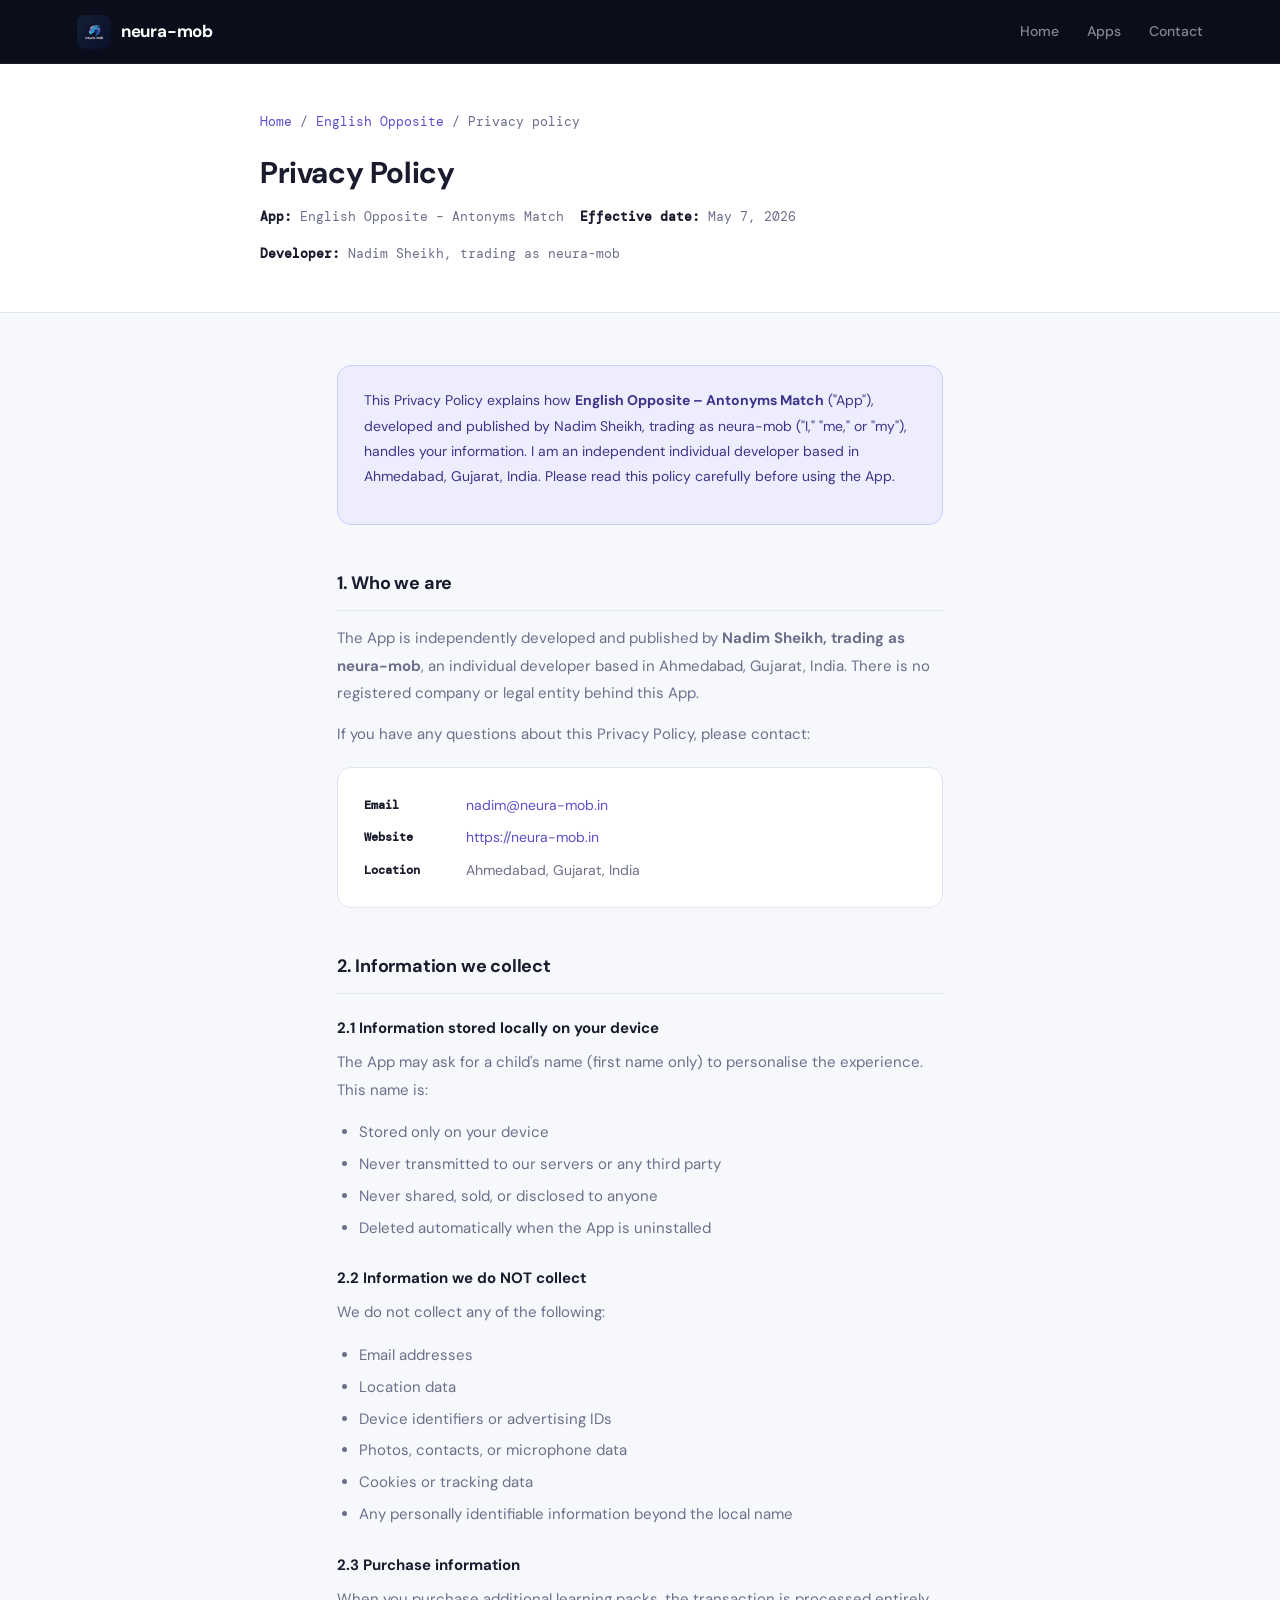
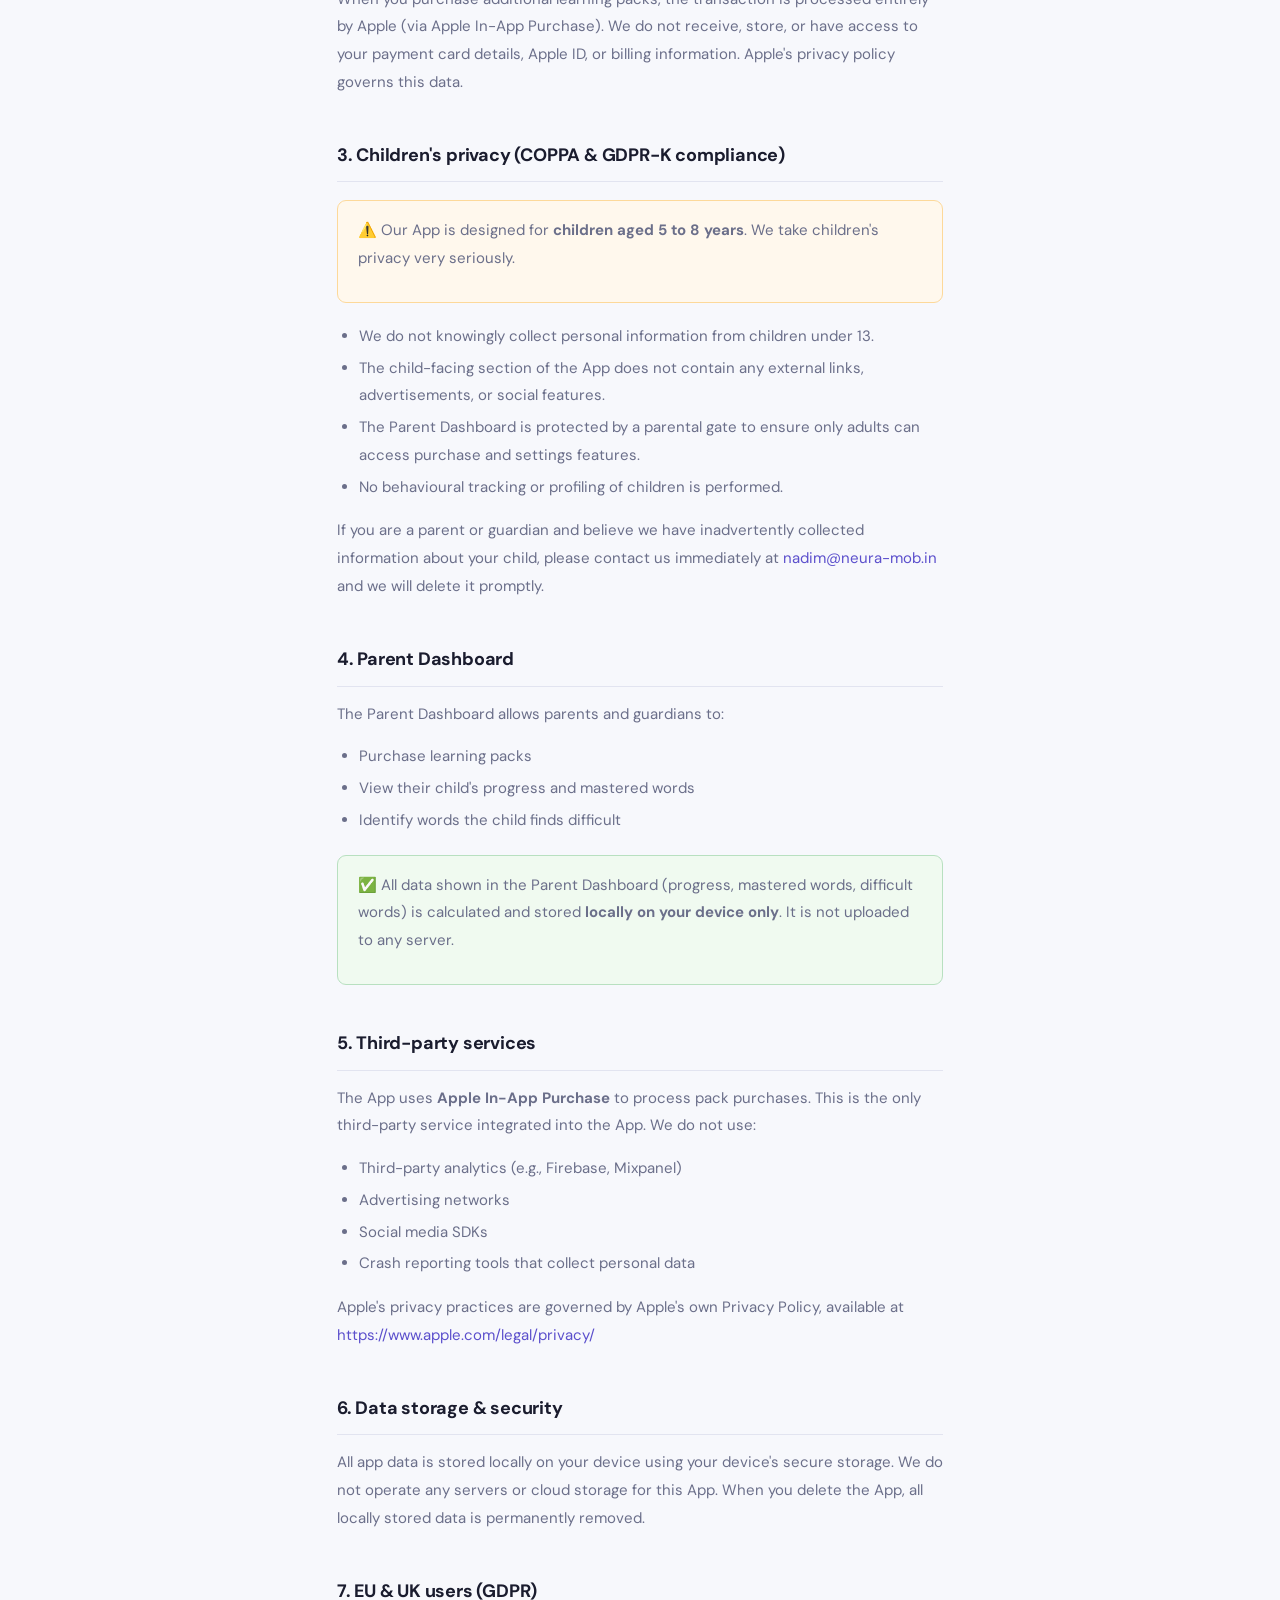
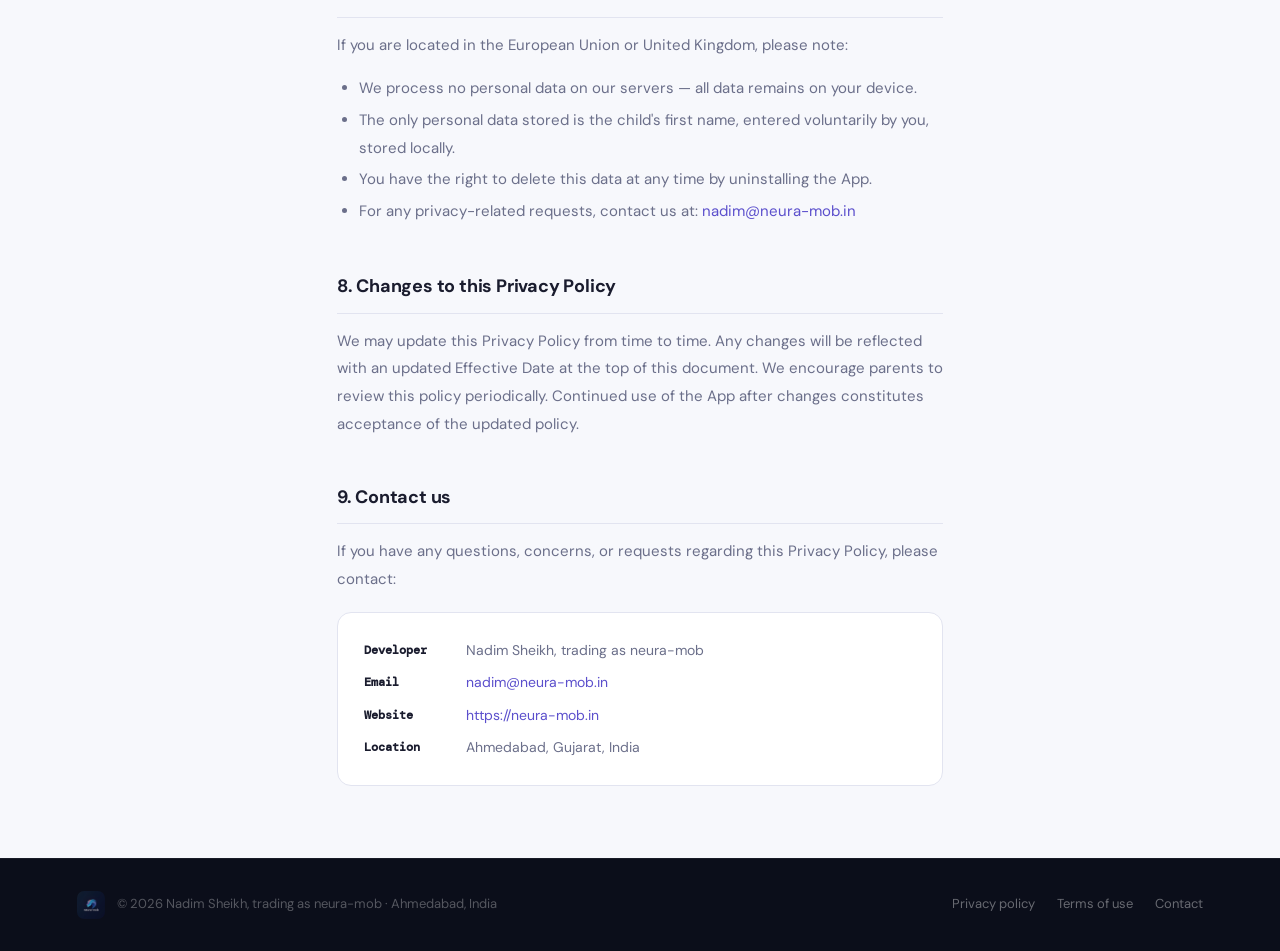
<file: apps/english-match/privacy-policy.html>
<!DOCTYPE html>
<html lang="en">
<head>
<meta charset="UTF-8" />
<meta name="viewport" content="width=device-width, initial-scale=1.0" />
<title>Privacy Policy – English Opposite | neura-mob</title>
<meta name="description" content="Privacy Policy for English Opposite – Antonyms Match iOS app by Nadim Sheikh, neura-mob." />
<link rel="icon" type="image/png" href="../../neura-mob-logo.png" />
<link rel="preconnect" href="https://fonts.googleapis.com">
<link href="https://fonts.googleapis.com/css2?family=DM+Sans:wght@400;500;600;700&family=DM+Mono:wght@400;500&display=swap" rel="stylesheet">
<link rel="stylesheet" href="../../style.css" />
</head>
<body>

<nav>
  <a href="../../index.html" class="nav-brand">
    <img src="../../neura-mob-logo.png" alt="neura-mob" class="nav-logo" />
    neura-mob
  </a>
  <div class="nav-links">
    <a href="../../index.html">Home</a>
    <a href="index.html">Apps</a>
    <a href="../../contact.html">Contact</a>
  </div>
</nav>

<div class="page-hero">
  <div class="page-hero-inner">
    <div class="breadcrumb">
      <a href="../../index.html">Home</a> /
      <a href="index.html">English Opposite</a> /
      Privacy policy
    </div>
    <h1>Privacy Policy</h1>
    <div class="meta-row">
      <span><strong>App:</strong> English Opposite – Antonyms Match</span>
      <span><strong>Effective date:</strong> May 7, 2026</span>
      <span><strong>Developer:</strong> Nadim Sheikh, trading as neura-mob</span>
    </div>
  </div>
</div>

<div class="policy-body">

  <div class="policy-intro">
    <p>This Privacy Policy explains how <strong>English Opposite – Antonyms Match</strong> ("App"), developed and published by Nadim Sheikh, trading as neura-mob ("I," "me," or "my"), handles your information. I am an independent individual developer based in Ahmedabad, Gujarat, India. Please read this policy carefully before using the App.</p>
  </div>

  <h2>1. Who we are</h2>
  <p>The App is independently developed and published by <strong>Nadim Sheikh, trading as neura-mob</strong>, an individual developer based in Ahmedabad, Gujarat, India. There is no registered company or legal entity behind this App.</p>
  <p>If you have any questions about this Privacy Policy, please contact:</p>
  <div class="contact-card">
    <div class="contact-row"><span class="lbl">Email</span><span class="val"><a href="mailto:nadim@neura-mob.in">nadim@neura-mob.in</a></span></div>
    <div class="contact-row"><span class="lbl">Website</span><span class="val"><a href="https://neura-mob.in">https://neura-mob.in</a></span></div>
    <div class="contact-row"><span class="lbl">Location</span><span class="val">Ahmedabad, Gujarat, India</span></div>
  </div>

  <h2>2. Information we collect</h2>

  <h3>2.1 Information stored locally on your device</h3>
  <p>The App may ask for a child's name (first name only) to personalise the experience. This name is:</p>
  <ul>
    <li>Stored only on your device</li>
    <li>Never transmitted to our servers or any third party</li>
    <li>Never shared, sold, or disclosed to anyone</li>
    <li>Deleted automatically when the App is uninstalled</li>
  </ul>

  <h3>2.2 Information we do NOT collect</h3>
  <p>We do not collect any of the following:</p>
  <ul>
    <li>Email addresses</li>
    <li>Location data</li>
    <li>Device identifiers or advertising IDs</li>
    <li>Photos, contacts, or microphone data</li>
    <li>Cookies or tracking data</li>
    <li>Any personally identifiable information beyond the local name</li>
  </ul>

  <h3>2.3 Purchase information</h3>
  <p>When you purchase additional learning packs, the transaction is processed entirely by Apple (via Apple In-App Purchase). We do not receive, store, or have access to your payment card details, Apple ID, or billing information. Apple's privacy policy governs this data.</p>

  <h2>3. Children's privacy (COPPA &amp; GDPR-K compliance)</h2>
  <div class="callout-orange">
    <p>⚠️ Our App is designed for <strong>children aged 5 to 8 years</strong>. We take children's privacy very seriously.</p>
  </div>
  <ul>
    <li>We do not knowingly collect personal information from children under 13.</li>
    <li>The child-facing section of the App does not contain any external links, advertisements, or social features.</li>
    <li>The Parent Dashboard is protected by a parental gate to ensure only adults can access purchase and settings features.</li>
    <li>No behavioural tracking or profiling of children is performed.</li>
  </ul>
  <p>If you are a parent or guardian and believe we have inadvertently collected information about your child, please contact us immediately at <a href="mailto:nadim@neura-mob.in">nadim@neura-mob.in</a> and we will delete it promptly.</p>

  <h2>4. Parent Dashboard</h2>
  <p>The Parent Dashboard allows parents and guardians to:</p>
  <ul>
    <li>Purchase learning packs</li>
    <li>View their child's progress and mastered words</li>
    <li>Identify words the child finds difficult</li>
  </ul>
  <div class="callout-green">
    <p>✅ All data shown in the Parent Dashboard (progress, mastered words, difficult words) is calculated and stored <strong>locally on your device only</strong>. It is not uploaded to any server.</p>
  </div>

  <h2>5. Third-party services</h2>
  <p>The App uses <strong>Apple In-App Purchase</strong> to process pack purchases. This is the only third-party service integrated into the App. We do not use:</p>
  <ul>
    <li>Third-party analytics (e.g., Firebase, Mixpanel)</li>
    <li>Advertising networks</li>
    <li>Social media SDKs</li>
    <li>Crash reporting tools that collect personal data</li>
  </ul>
  <p>Apple's privacy practices are governed by Apple's own Privacy Policy, available at <a href="https://www.apple.com/legal/privacy/" target="_blank" rel="noopener noreferrer">https://www.apple.com/legal/privacy/</a></p>

  <h2>6. Data storage &amp; security</h2>
  <p>All app data is stored locally on your device using your device's secure storage. We do not operate any servers or cloud storage for this App. When you delete the App, all locally stored data is permanently removed.</p>

  <h2>7. EU &amp; UK users (GDPR)</h2>
  <p>If you are located in the European Union or United Kingdom, please note:</p>
  <ul>
    <li>We process no personal data on our servers — all data remains on your device.</li>
    <li>The only personal data stored is the child's first name, entered voluntarily by you, stored locally.</li>
    <li>You have the right to delete this data at any time by uninstalling the App.</li>
    <li>For any privacy-related requests, contact us at: <a href="mailto:nadim@neura-mob.in">nadim@neura-mob.in</a></li>
  </ul>

  <h2>8. Changes to this Privacy Policy</h2>
  <p>We may update this Privacy Policy from time to time. Any changes will be reflected with an updated Effective Date at the top of this document. We encourage parents to review this policy periodically. Continued use of the App after changes constitutes acceptance of the updated policy.</p>

  <h2>9. Contact us</h2>
  <p>If you have any questions, concerns, or requests regarding this Privacy Policy, please contact:</p>
  <div class="contact-card">
    <div class="contact-row"><span class="lbl">Developer</span><span class="val">Nadim Sheikh, trading as neura-mob</span></div>
    <div class="contact-row"><span class="lbl">Email</span><span class="val"><a href="mailto:nadim@neura-mob.in">nadim@neura-mob.in</a></span></div>
    <div class="contact-row"><span class="lbl">Website</span><span class="val"><a href="https://neura-mob.in">https://neura-mob.in</a></span></div>
    <div class="contact-row"><span class="lbl">Location</span><span class="val">Ahmedabad, Gujarat, India</span></div>
  </div>

</div>

<footer>
  <div class="footer-left">
    <img src="../../neura-mob-logo.png" alt="neura-mob" class="footer-logo" />
    <span class="footer-copy">© 2026 Nadim Sheikh, trading as neura-mob · Ahmedabad, India</span>
  </div>
  <div class="footer-links">
    <a href="privacy-policy.html">Privacy policy</a>
    <a href="terms-of-use.html">Terms of use</a>
    <a href="../../contact.html">Contact</a>
  </div>
</footer>

</body>
</html>
</file>
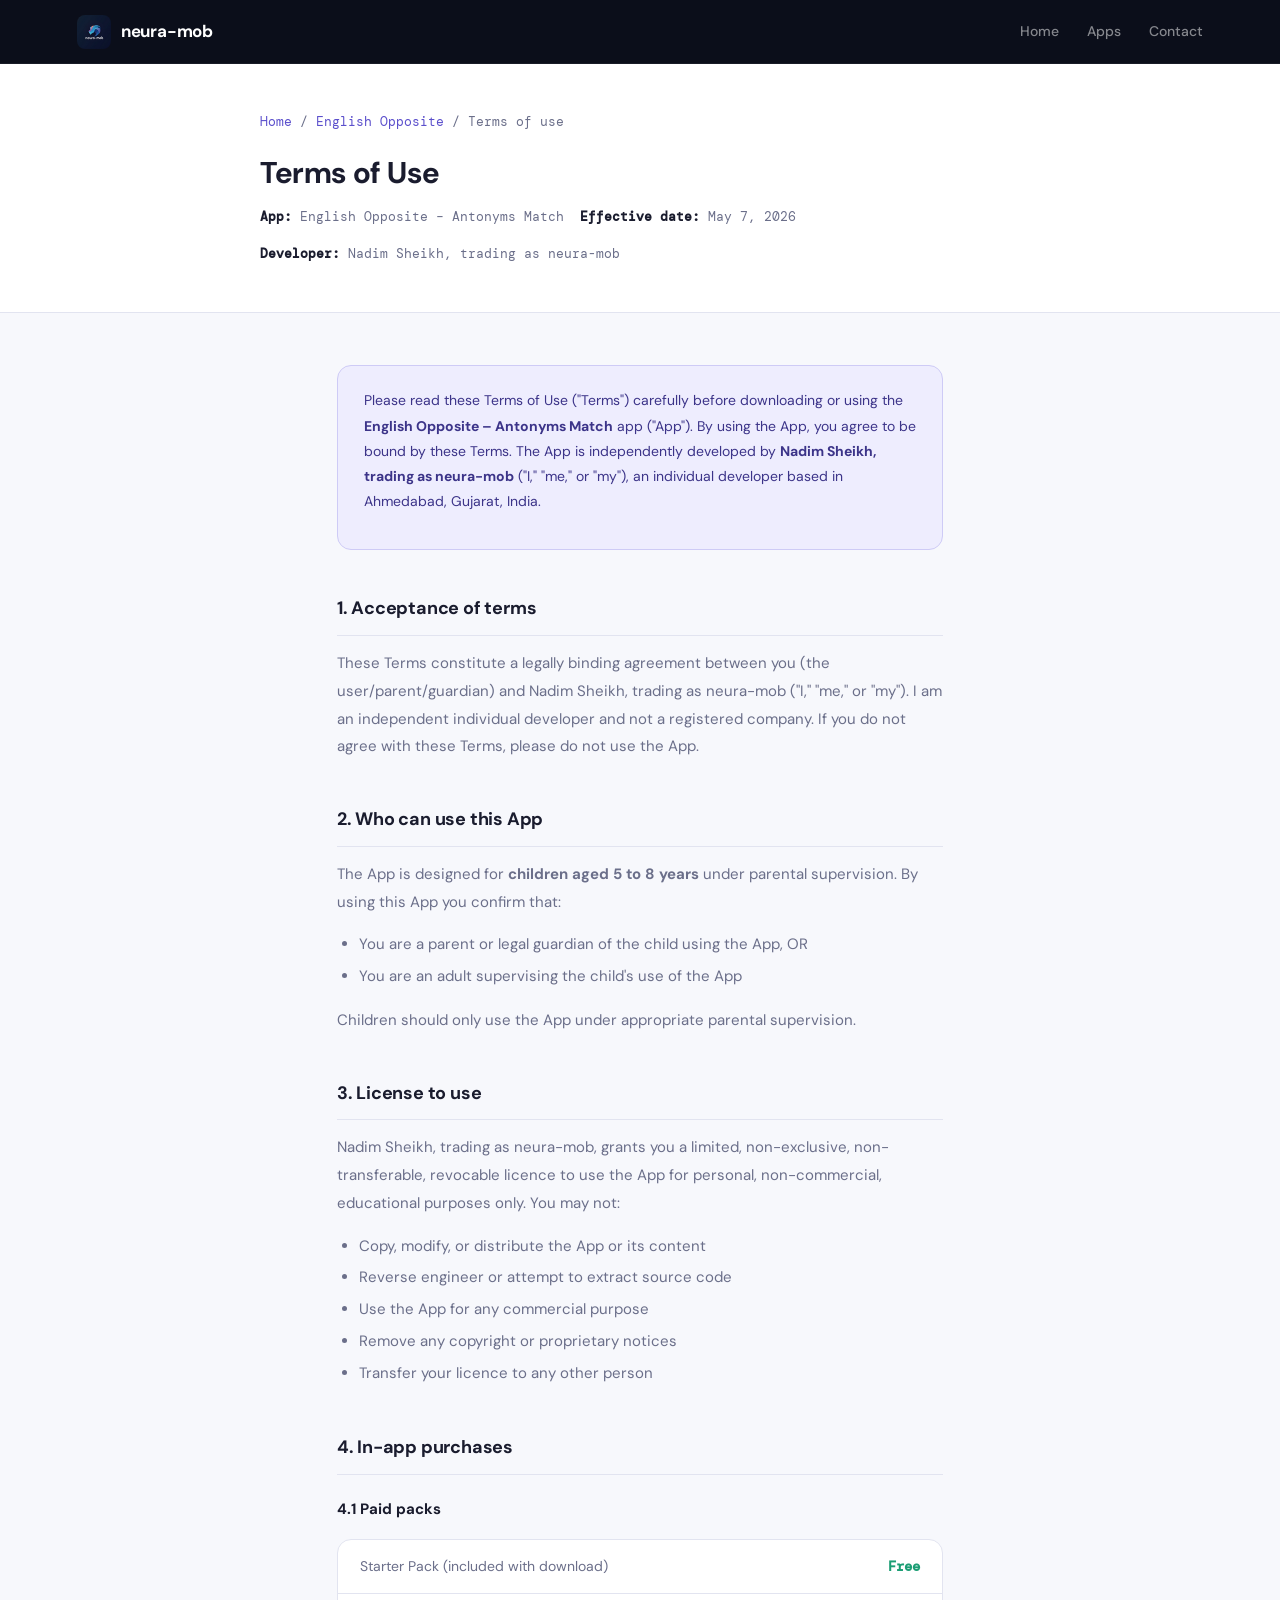
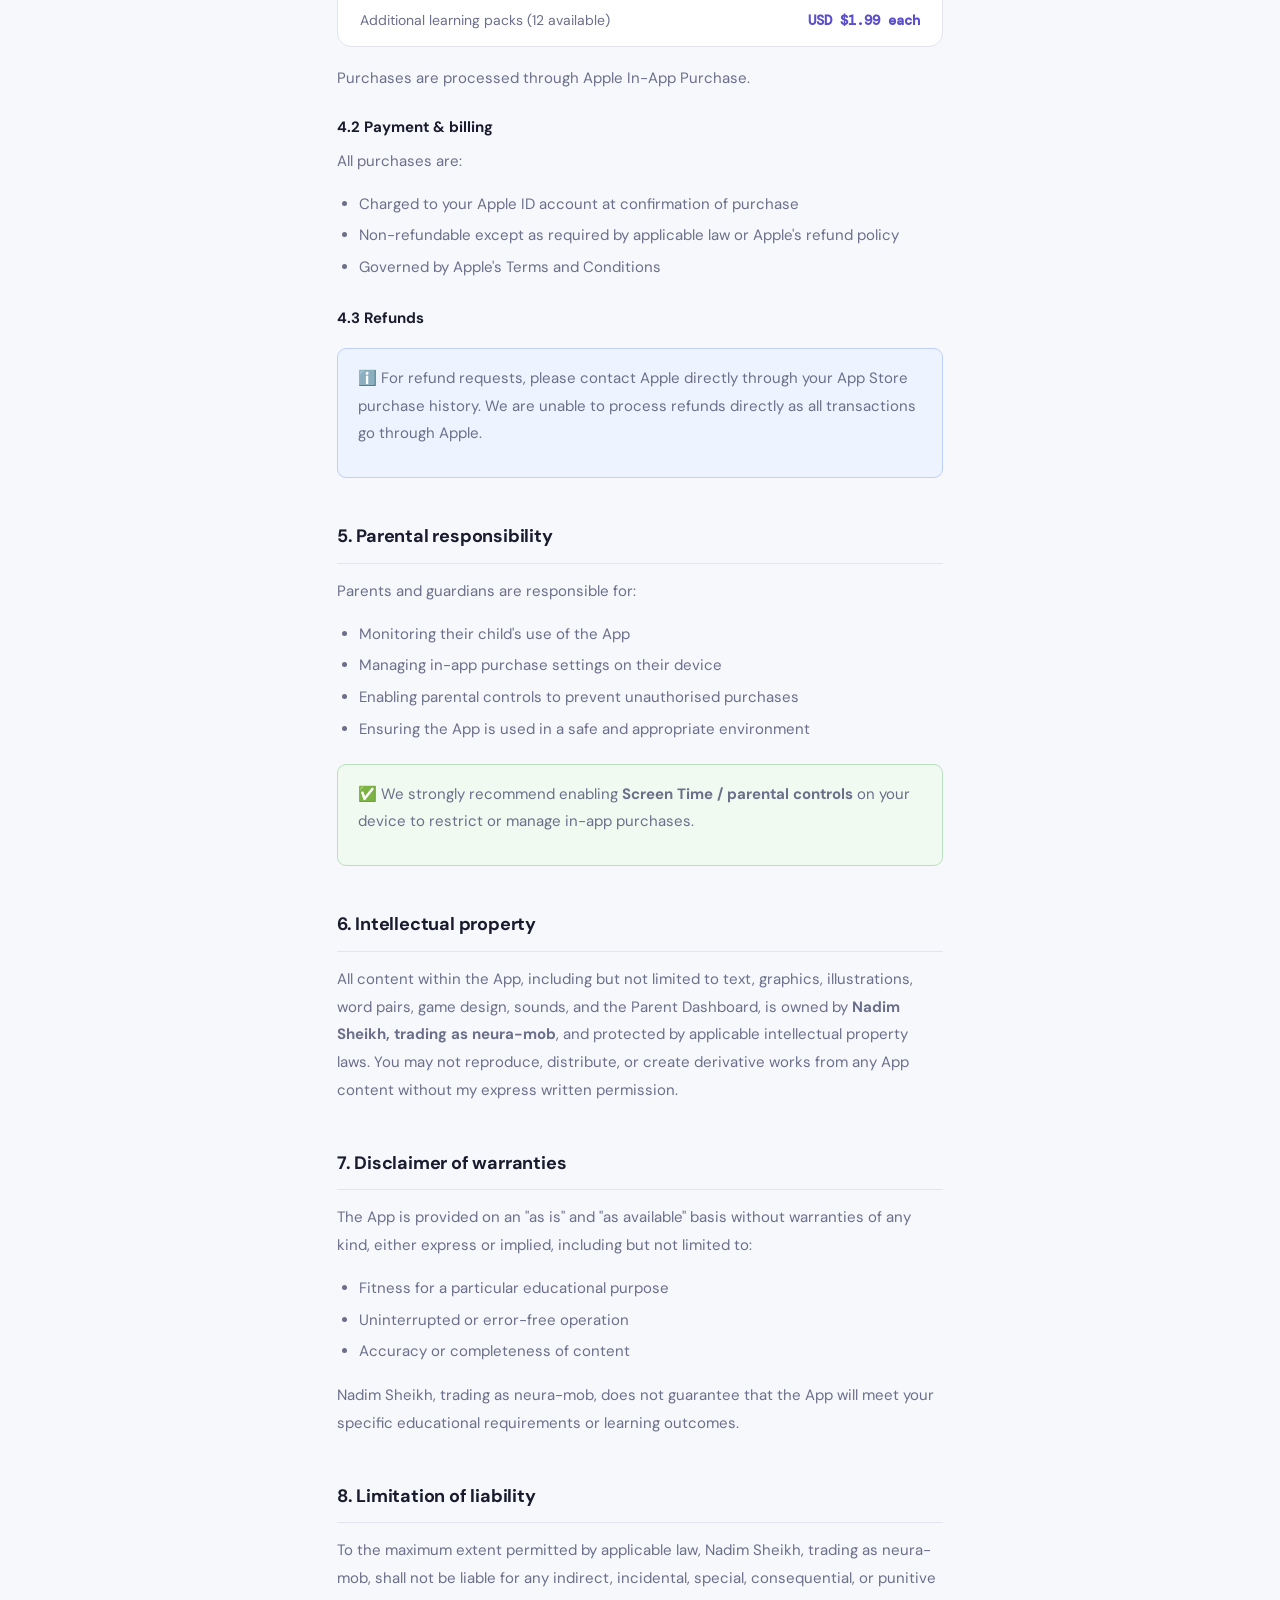
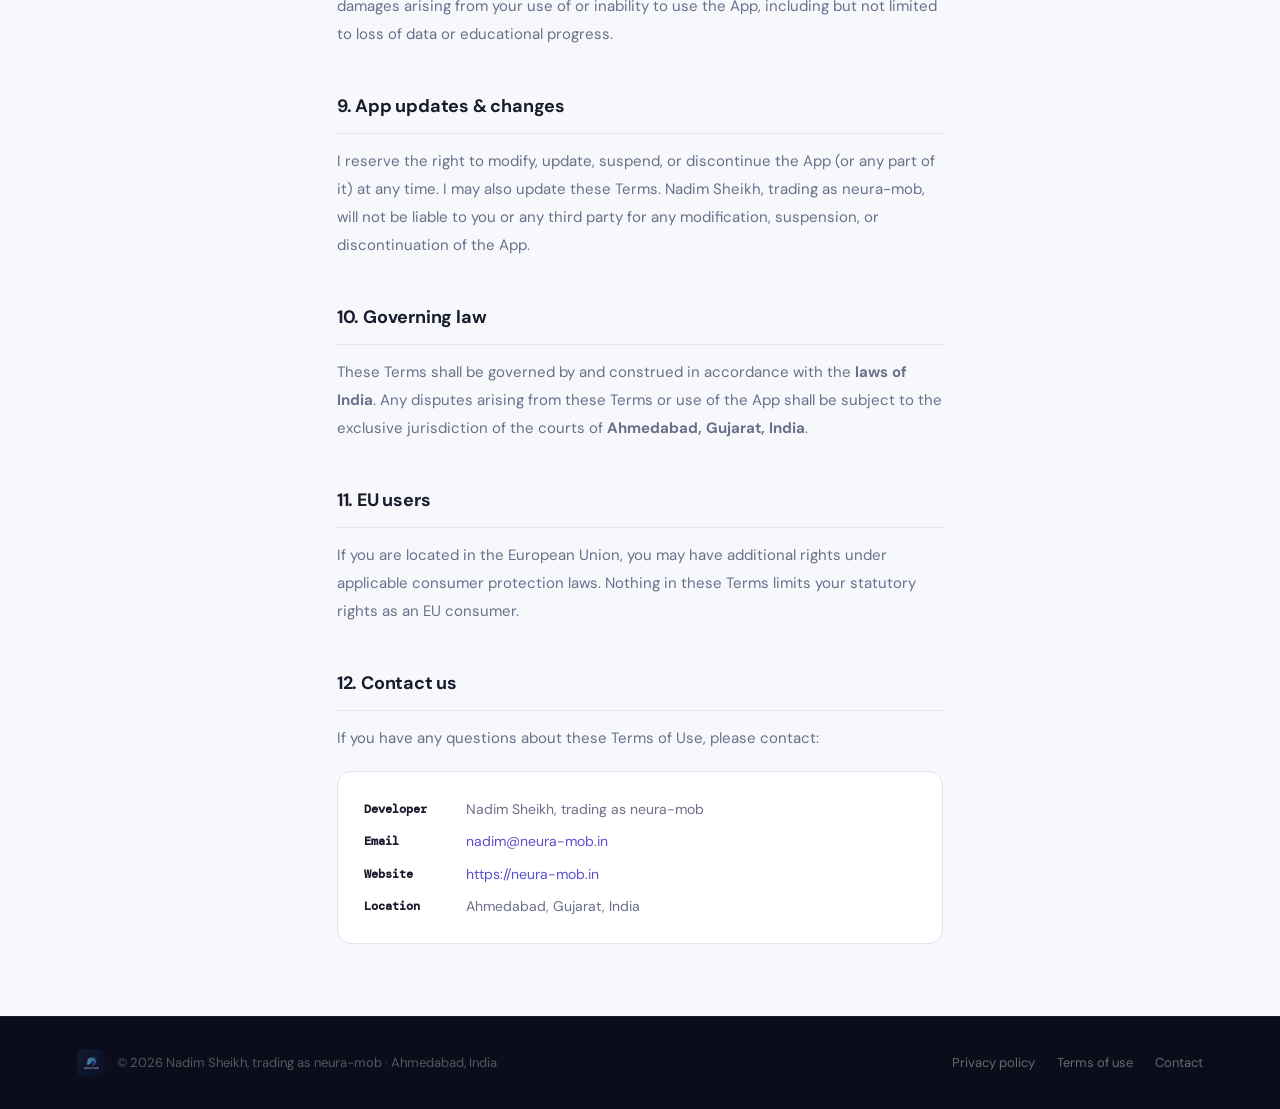
<file: apps/english-match/terms-of-use.html>
<!DOCTYPE html>
<html lang="en">
<head>
<meta charset="UTF-8" />
<meta name="viewport" content="width=device-width, initial-scale=1.0" />
<title>Terms of Use – English Opposite | neura-mob</title>
<meta name="description" content="Terms of Use for English Opposite – Antonyms Match iOS app by Nadim Sheikh, neura-mob." />
<link rel="icon" type="image/png" href="../../neura-mob-logo.png" />
<link rel="preconnect" href="https://fonts.googleapis.com">
<link href="https://fonts.googleapis.com/css2?family=DM+Sans:wght@400;500;600;700&family=DM+Mono:wght@400;500&display=swap" rel="stylesheet">
<link rel="stylesheet" href="../../style.css" />
<style>
  .price-table { background:var(--white); border:1px solid var(--border); border-radius:var(--radius); overflow:hidden; margin:18px 0; }
  .price-row { display:flex; justify-content:space-between; align-items:center; padding:15px 22px; border-bottom:1px solid var(--border); }
  .price-row:last-child { border-bottom:none; }
  .price-row .lbl-p { font-size:14px; color:var(--text-muted); }
  .price-row .val-p { font-size:14px; font-weight:700; font-family:var(--mono); }
  .val-free { color:#1D9E75; }
  .val-paid { color:var(--purple); }
</style>
</head>
<body>

<nav>
  <a href="../../index.html" class="nav-brand">
    <img src="../../neura-mob-logo.png" alt="neura-mob" class="nav-logo" />
    neura-mob
  </a>
  <div class="nav-links">
    <a href="../../index.html">Home</a>
    <a href="index.html">Apps</a>
    <a href="../../contact.html">Contact</a>
  </div>
</nav>

<div class="page-hero">
  <div class="page-hero-inner">
    <div class="breadcrumb">
      <a href="../../index.html">Home</a> /
      <a href="index.html">English Opposite</a> /
      Terms of use
    </div>
    <h1>Terms of Use</h1>
    <div class="meta-row">
      <span><strong>App:</strong> English Opposite – Antonyms Match</span>
      <span><strong>Effective date:</strong> May 7, 2026</span>
      <span><strong>Developer:</strong> Nadim Sheikh, trading as neura-mob</span>
    </div>
  </div>
</div>

<div class="policy-body">

  <div class="policy-intro">
    <p>Please read these Terms of Use ("Terms") carefully before downloading or using the <strong>English Opposite – Antonyms Match</strong> app ("App"). By using the App, you agree to be bound by these Terms. The App is independently developed by <strong>Nadim Sheikh, trading as neura-mob</strong> ("I," "me," or "my"), an individual developer based in Ahmedabad, Gujarat, India.</p>
  </div>

  <h2>1. Acceptance of terms</h2>
  <p>These Terms constitute a legally binding agreement between you (the user/parent/guardian) and Nadim Sheikh, trading as neura-mob ("I," "me," or "my"). I am an independent individual developer and not a registered company. If you do not agree with these Terms, please do not use the App.</p>

  <h2>2. Who can use this App</h2>
  <p>The App is designed for <strong>children aged 5 to 8 years</strong> under parental supervision. By using this App you confirm that:</p>
  <ul>
    <li>You are a parent or legal guardian of the child using the App, OR</li>
    <li>You are an adult supervising the child's use of the App</li>
  </ul>
  <p>Children should only use the App under appropriate parental supervision.</p>

  <h2>3. License to use</h2>
  <p>Nadim Sheikh, trading as neura-mob, grants you a limited, non-exclusive, non-transferable, revocable licence to use the App for personal, non-commercial, educational purposes only. You may not:</p>
  <ul>
    <li>Copy, modify, or distribute the App or its content</li>
    <li>Reverse engineer or attempt to extract source code</li>
    <li>Use the App for any commercial purpose</li>
    <li>Remove any copyright or proprietary notices</li>
    <li>Transfer your licence to any other person</li>
  </ul>

  <h2>4. In-app purchases</h2>

  <h3>4.1 Paid packs</h3>
  <div class="price-table">
    <div class="price-row"><span class="lbl-p">Starter Pack (included with download)</span><span class="val-p val-free">Free</span></div>
    <div class="price-row"><span class="lbl-p">Additional learning packs (12 available)</span><span class="val-p val-paid">USD $1.99 each</span></div>
  </div>
  <p>Purchases are processed through Apple In-App Purchase.</p>

  <h3>4.2 Payment &amp; billing</h3>
  <p>All purchases are:</p>
  <ul>
    <li>Charged to your Apple ID account at confirmation of purchase</li>
    <li>Non-refundable except as required by applicable law or Apple's refund policy</li>
    <li>Governed by Apple's Terms and Conditions</li>
  </ul>

  <h3>4.3 Refunds</h3>
  <div class="callout-blue">
    <p>ℹ️ For refund requests, please contact Apple directly through your App Store purchase history. We are unable to process refunds directly as all transactions go through Apple.</p>
  </div>

  <h2>5. Parental responsibility</h2>
  <p>Parents and guardians are responsible for:</p>
  <ul>
    <li>Monitoring their child's use of the App</li>
    <li>Managing in-app purchase settings on their device</li>
    <li>Enabling parental controls to prevent unauthorised purchases</li>
    <li>Ensuring the App is used in a safe and appropriate environment</li>
  </ul>
  <div class="callout-green">
    <p>✅ We strongly recommend enabling <strong>Screen Time / parental controls</strong> on your device to restrict or manage in-app purchases.</p>
  </div>

  <h2>6. Intellectual property</h2>
  <p>All content within the App, including but not limited to text, graphics, illustrations, word pairs, game design, sounds, and the Parent Dashboard, is owned by <strong>Nadim Sheikh, trading as neura-mob</strong>, and protected by applicable intellectual property laws. You may not reproduce, distribute, or create derivative works from any App content without my express written permission.</p>

  <h2>7. Disclaimer of warranties</h2>
  <p>The App is provided on an "as is" and "as available" basis without warranties of any kind, either express or implied, including but not limited to:</p>
  <ul>
    <li>Fitness for a particular educational purpose</li>
    <li>Uninterrupted or error-free operation</li>
    <li>Accuracy or completeness of content</li>
  </ul>
  <p>Nadim Sheikh, trading as neura-mob, does not guarantee that the App will meet your specific educational requirements or learning outcomes.</p>

  <h2>8. Limitation of liability</h2>
  <p>To the maximum extent permitted by applicable law, Nadim Sheikh, trading as neura-mob, shall not be liable for any indirect, incidental, special, consequential, or punitive damages arising from your use of or inability to use the App, including but not limited to loss of data or educational progress.</p>

  <h2>9. App updates &amp; changes</h2>
  <p>I reserve the right to modify, update, suspend, or discontinue the App (or any part of it) at any time. I may also update these Terms. Nadim Sheikh, trading as neura-mob, will not be liable to you or any third party for any modification, suspension, or discontinuation of the App.</p>

  <h2>10. Governing law</h2>
  <p>These Terms shall be governed by and construed in accordance with the <strong>laws of India</strong>. Any disputes arising from these Terms or use of the App shall be subject to the exclusive jurisdiction of the courts of <strong>Ahmedabad, Gujarat, India</strong>.</p>

  <h2>11. EU users</h2>
  <p>If you are located in the European Union, you may have additional rights under applicable consumer protection laws. Nothing in these Terms limits your statutory rights as an EU consumer.</p>

  <h2>12. Contact us</h2>
  <p>If you have any questions about these Terms of Use, please contact:</p>
  <div class="contact-card">
    <div class="contact-row"><span class="lbl">Developer</span><span class="val">Nadim Sheikh, trading as neura-mob</span></div>
    <div class="contact-row"><span class="lbl">Email</span><span class="val"><a href="mailto:nadim@neura-mob.in">nadim@neura-mob.in</a></span></div>
    <div class="contact-row"><span class="lbl">Website</span><span class="val"><a href="https://neura-mob.in">https://neura-mob.in</a></span></div>
    <div class="contact-row"><span class="lbl">Location</span><span class="val">Ahmedabad, Gujarat, India</span></div>
  </div>

</div>

<footer>
  <div class="footer-left">
    <img src="../../neura-mob-logo.png" alt="neura-mob" class="footer-logo" />
    <span class="footer-copy">© 2026 Nadim Sheikh, trading as neura-mob · Ahmedabad, India</span>
  </div>
  <div class="footer-links">
    <a href="privacy-policy.html">Privacy policy</a>
    <a href="terms-of-use.html">Terms of use</a>
    <a href="../../contact.html">Contact</a>
  </div>
</footer>

</body>
</html>
</file>
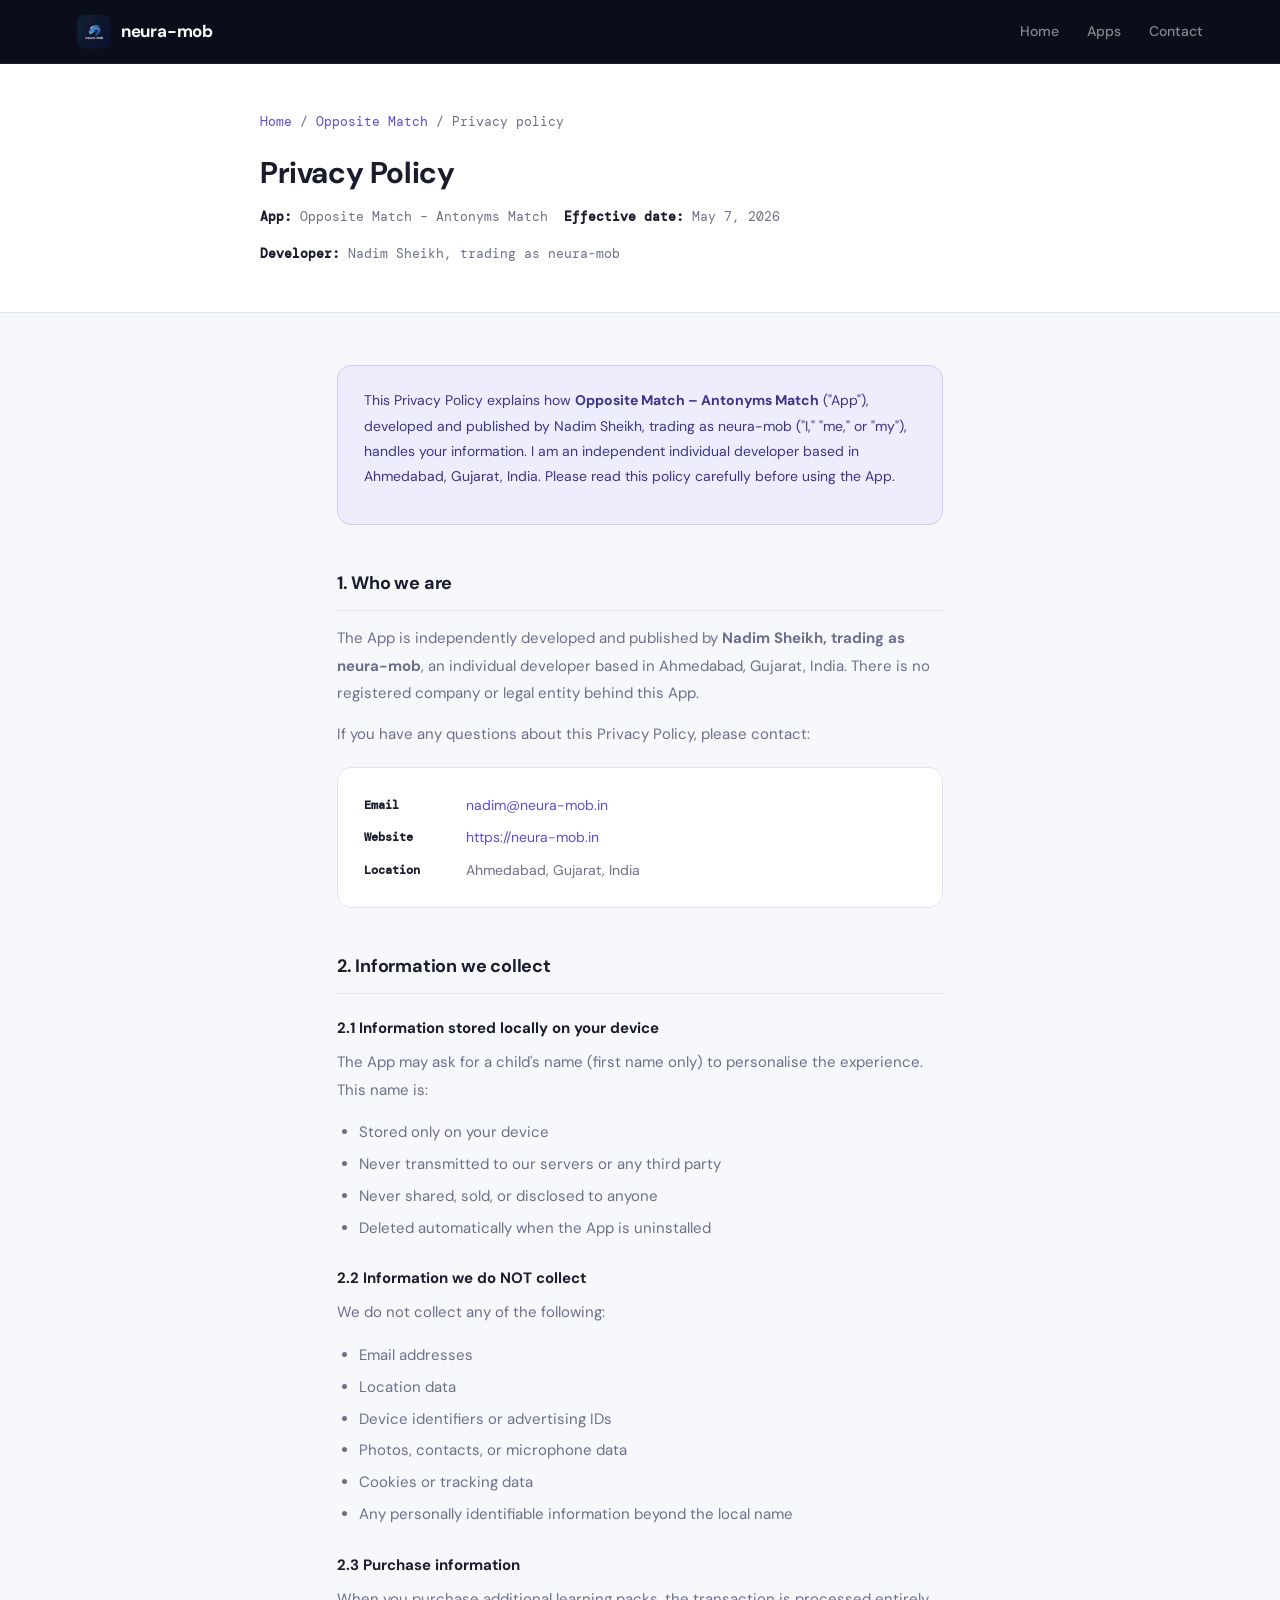
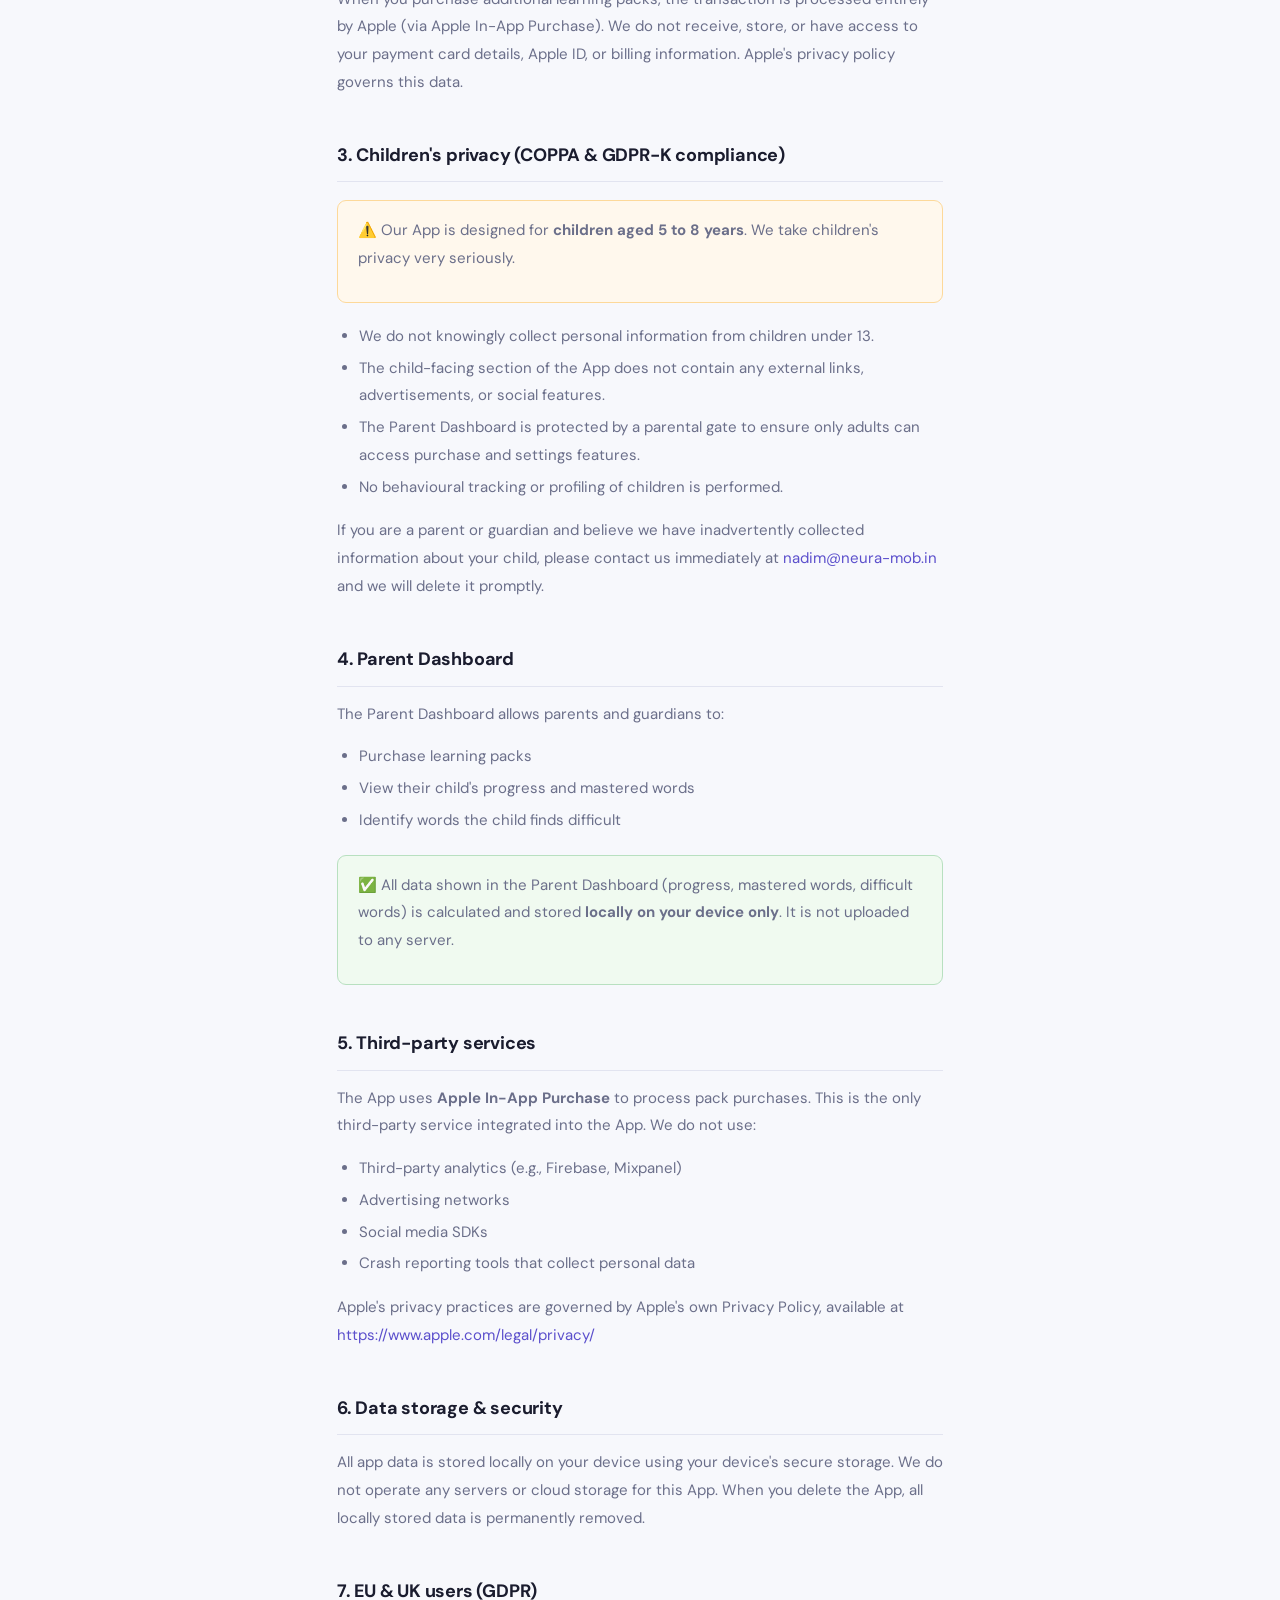
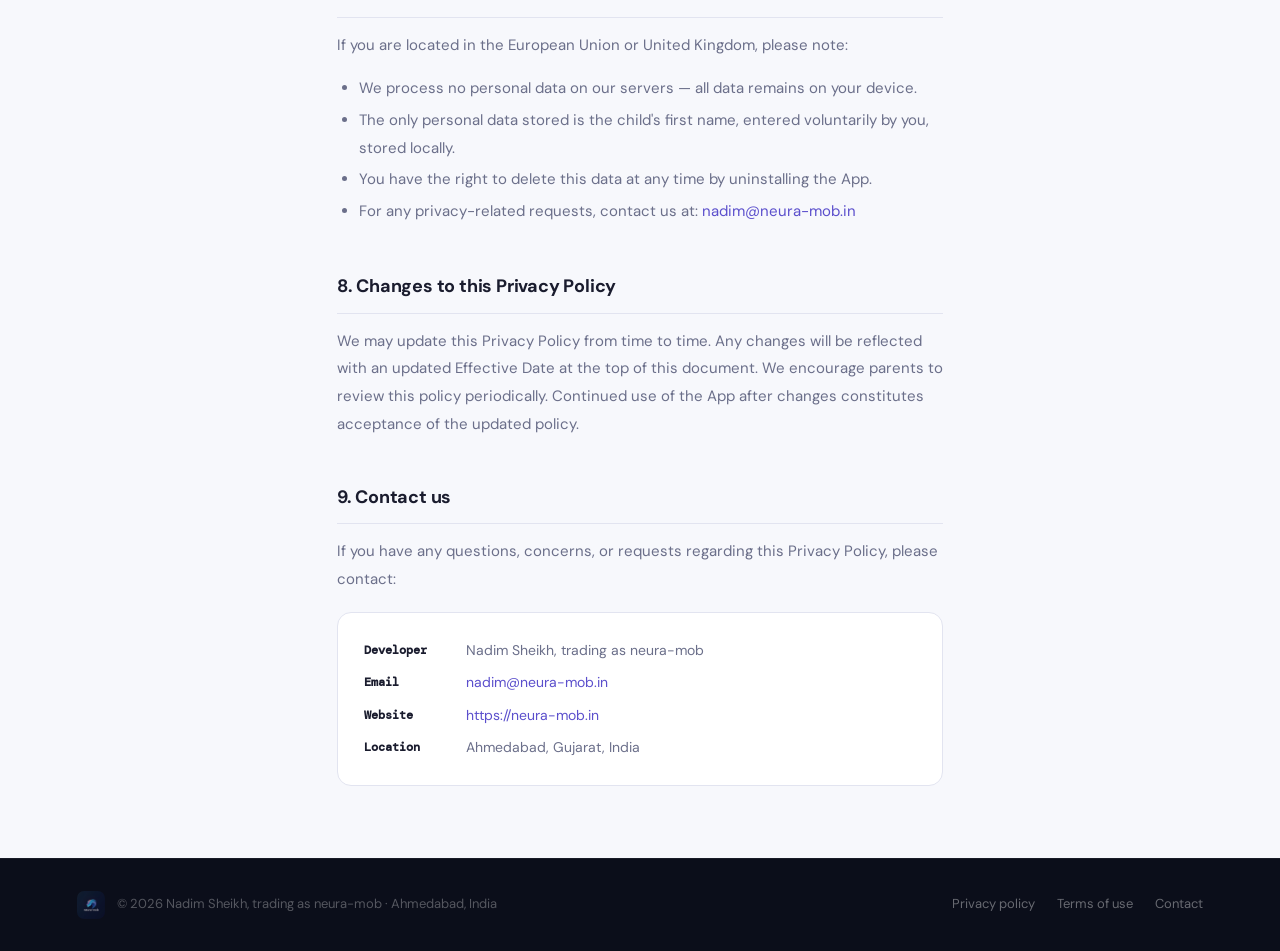
<file: apps/opposite-match/privacy-policy.html>
<!DOCTYPE html>
<html lang="en">
<head>
<meta charset="UTF-8" />
<meta name="viewport" content="width=device-width, initial-scale=1.0" />
<title>Privacy Policy – Opposite Match | neura-mob</title>
<meta name="description" content="Privacy Policy for Opposite Match – Antonyms Match iOS app by Nadim Sheikh, neura-mob." />
<link rel="icon" type="image/png" href="../../neura-mob-logo.png" />
<link rel="preconnect" href="https://fonts.googleapis.com">
<link href="https://fonts.googleapis.com/css2?family=DM+Sans:wght@400;500;600;700&family=DM+Mono:wght@400;500&display=swap" rel="stylesheet">
<link rel="stylesheet" href="../../style.css" />
</head>
<body>

<nav>
  <a href="../../index.html" class="nav-brand">
    <img src="../../neura-mob-logo.png" alt="neura-mob" class="nav-logo" />
    neura-mob
  </a>
  <div class="nav-links">
    <a href="../../index.html">Home</a>
    <a href="index.html">Apps</a>
    <a href="../../contact.html">Contact</a>
  </div>
</nav>

<div class="page-hero">
  <div class="page-hero-inner">
    <div class="breadcrumb">
      <a href="../../index.html">Home</a> /
      <a href="index.html">Opposite Match</a> /
      Privacy policy
    </div>
    <h1>Privacy Policy</h1>
    <div class="meta-row">
      <span><strong>App:</strong> Opposite Match – Antonyms Match</span>
      <span><strong>Effective date:</strong> May 7, 2026</span>
      <span><strong>Developer:</strong> Nadim Sheikh, trading as neura-mob</span>
    </div>
  </div>
</div>

<div class="policy-body">

  <div class="policy-intro">
    <p>This Privacy Policy explains how <strong>Opposite Match – Antonyms Match</strong> ("App"), developed and published by Nadim Sheikh, trading as neura-mob ("I," "me," or "my"), handles your information. I am an independent individual developer based in Ahmedabad, Gujarat, India. Please read this policy carefully before using the App.</p>
  </div>

  <h2>1. Who we are</h2>
  <p>The App is independently developed and published by <strong>Nadim Sheikh, trading as neura-mob</strong>, an individual developer based in Ahmedabad, Gujarat, India. There is no registered company or legal entity behind this App.</p>
  <p>If you have any questions about this Privacy Policy, please contact:</p>
  <div class="contact-card">
    <div class="contact-row"><span class="lbl">Email</span><span class="val"><a href="mailto:nadim@neura-mob.in">nadim@neura-mob.in</a></span></div>
    <div class="contact-row"><span class="lbl">Website</span><span class="val"><a href="https://neura-mob.in">https://neura-mob.in</a></span></div>
    <div class="contact-row"><span class="lbl">Location</span><span class="val">Ahmedabad, Gujarat, India</span></div>
  </div>

  <h2>2. Information we collect</h2>

  <h3>2.1 Information stored locally on your device</h3>
  <p>The App may ask for a child's name (first name only) to personalise the experience. This name is:</p>
  <ul>
    <li>Stored only on your device</li>
    <li>Never transmitted to our servers or any third party</li>
    <li>Never shared, sold, or disclosed to anyone</li>
    <li>Deleted automatically when the App is uninstalled</li>
  </ul>

  <h3>2.2 Information we do NOT collect</h3>
  <p>We do not collect any of the following:</p>
  <ul>
    <li>Email addresses</li>
    <li>Location data</li>
    <li>Device identifiers or advertising IDs</li>
    <li>Photos, contacts, or microphone data</li>
    <li>Cookies or tracking data</li>
    <li>Any personally identifiable information beyond the local name</li>
  </ul>

  <h3>2.3 Purchase information</h3>
  <p>When you purchase additional learning packs, the transaction is processed entirely by Apple (via Apple In-App Purchase). We do not receive, store, or have access to your payment card details, Apple ID, or billing information. Apple's privacy policy governs this data.</p>

  <h2>3. Children's privacy (COPPA &amp; GDPR-K compliance)</h2>
  <div class="callout-orange">
    <p>⚠️ Our App is designed for <strong>children aged 5 to 8 years</strong>. We take children's privacy very seriously.</p>
  </div>
  <ul>
    <li>We do not knowingly collect personal information from children under 13.</li>
    <li>The child-facing section of the App does not contain any external links, advertisements, or social features.</li>
    <li>The Parent Dashboard is protected by a parental gate to ensure only adults can access purchase and settings features.</li>
    <li>No behavioural tracking or profiling of children is performed.</li>
  </ul>
  <p>If you are a parent or guardian and believe we have inadvertently collected information about your child, please contact us immediately at <a href="mailto:nadim@neura-mob.in">nadim@neura-mob.in</a> and we will delete it promptly.</p>

  <h2>4. Parent Dashboard</h2>
  <p>The Parent Dashboard allows parents and guardians to:</p>
  <ul>
    <li>Purchase learning packs</li>
    <li>View their child's progress and mastered words</li>
    <li>Identify words the child finds difficult</li>
  </ul>
  <div class="callout-green">
    <p>✅ All data shown in the Parent Dashboard (progress, mastered words, difficult words) is calculated and stored <strong>locally on your device only</strong>. It is not uploaded to any server.</p>
  </div>

  <h2>5. Third-party services</h2>
  <p>The App uses <strong>Apple In-App Purchase</strong> to process pack purchases. This is the only third-party service integrated into the App. We do not use:</p>
  <ul>
    <li>Third-party analytics (e.g., Firebase, Mixpanel)</li>
    <li>Advertising networks</li>
    <li>Social media SDKs</li>
    <li>Crash reporting tools that collect personal data</li>
  </ul>
  <p>Apple's privacy practices are governed by Apple's own Privacy Policy, available at <a href="https://www.apple.com/legal/privacy/" target="_blank" rel="noopener noreferrer">https://www.apple.com/legal/privacy/</a></p>

  <h2>6. Data storage &amp; security</h2>
  <p>All app data is stored locally on your device using your device's secure storage. We do not operate any servers or cloud storage for this App. When you delete the App, all locally stored data is permanently removed.</p>

  <h2>7. EU &amp; UK users (GDPR)</h2>
  <p>If you are located in the European Union or United Kingdom, please note:</p>
  <ul>
    <li>We process no personal data on our servers — all data remains on your device.</li>
    <li>The only personal data stored is the child's first name, entered voluntarily by you, stored locally.</li>
    <li>You have the right to delete this data at any time by uninstalling the App.</li>
    <li>For any privacy-related requests, contact us at: <a href="mailto:nadim@neura-mob.in">nadim@neura-mob.in</a></li>
  </ul>

  <h2>8. Changes to this Privacy Policy</h2>
  <p>We may update this Privacy Policy from time to time. Any changes will be reflected with an updated Effective Date at the top of this document. We encourage parents to review this policy periodically. Continued use of the App after changes constitutes acceptance of the updated policy.</p>

  <h2>9. Contact us</h2>
  <p>If you have any questions, concerns, or requests regarding this Privacy Policy, please contact:</p>
  <div class="contact-card">
    <div class="contact-row"><span class="lbl">Developer</span><span class="val">Nadim Sheikh, trading as neura-mob</span></div>
    <div class="contact-row"><span class="lbl">Email</span><span class="val"><a href="mailto:nadim@neura-mob.in">nadim@neura-mob.in</a></span></div>
    <div class="contact-row"><span class="lbl">Website</span><span class="val"><a href="https://neura-mob.in">https://neura-mob.in</a></span></div>
    <div class="contact-row"><span class="lbl">Location</span><span class="val">Ahmedabad, Gujarat, India</span></div>
  </div>

</div>

<footer>
  <div class="footer-left">
    <img src="../../neura-mob-logo.png" alt="neura-mob" class="footer-logo" />
    <span class="footer-copy">© 2026 Nadim Sheikh, trading as neura-mob · Ahmedabad, India</span>
  </div>
  <div class="footer-links">
    <a href="privacy-policy.html">Privacy policy</a>
    <a href="terms-of-use.html">Terms of use</a>
    <a href="../../contact.html">Contact</a>
  </div>
</footer>

</body>
</html>
</file>
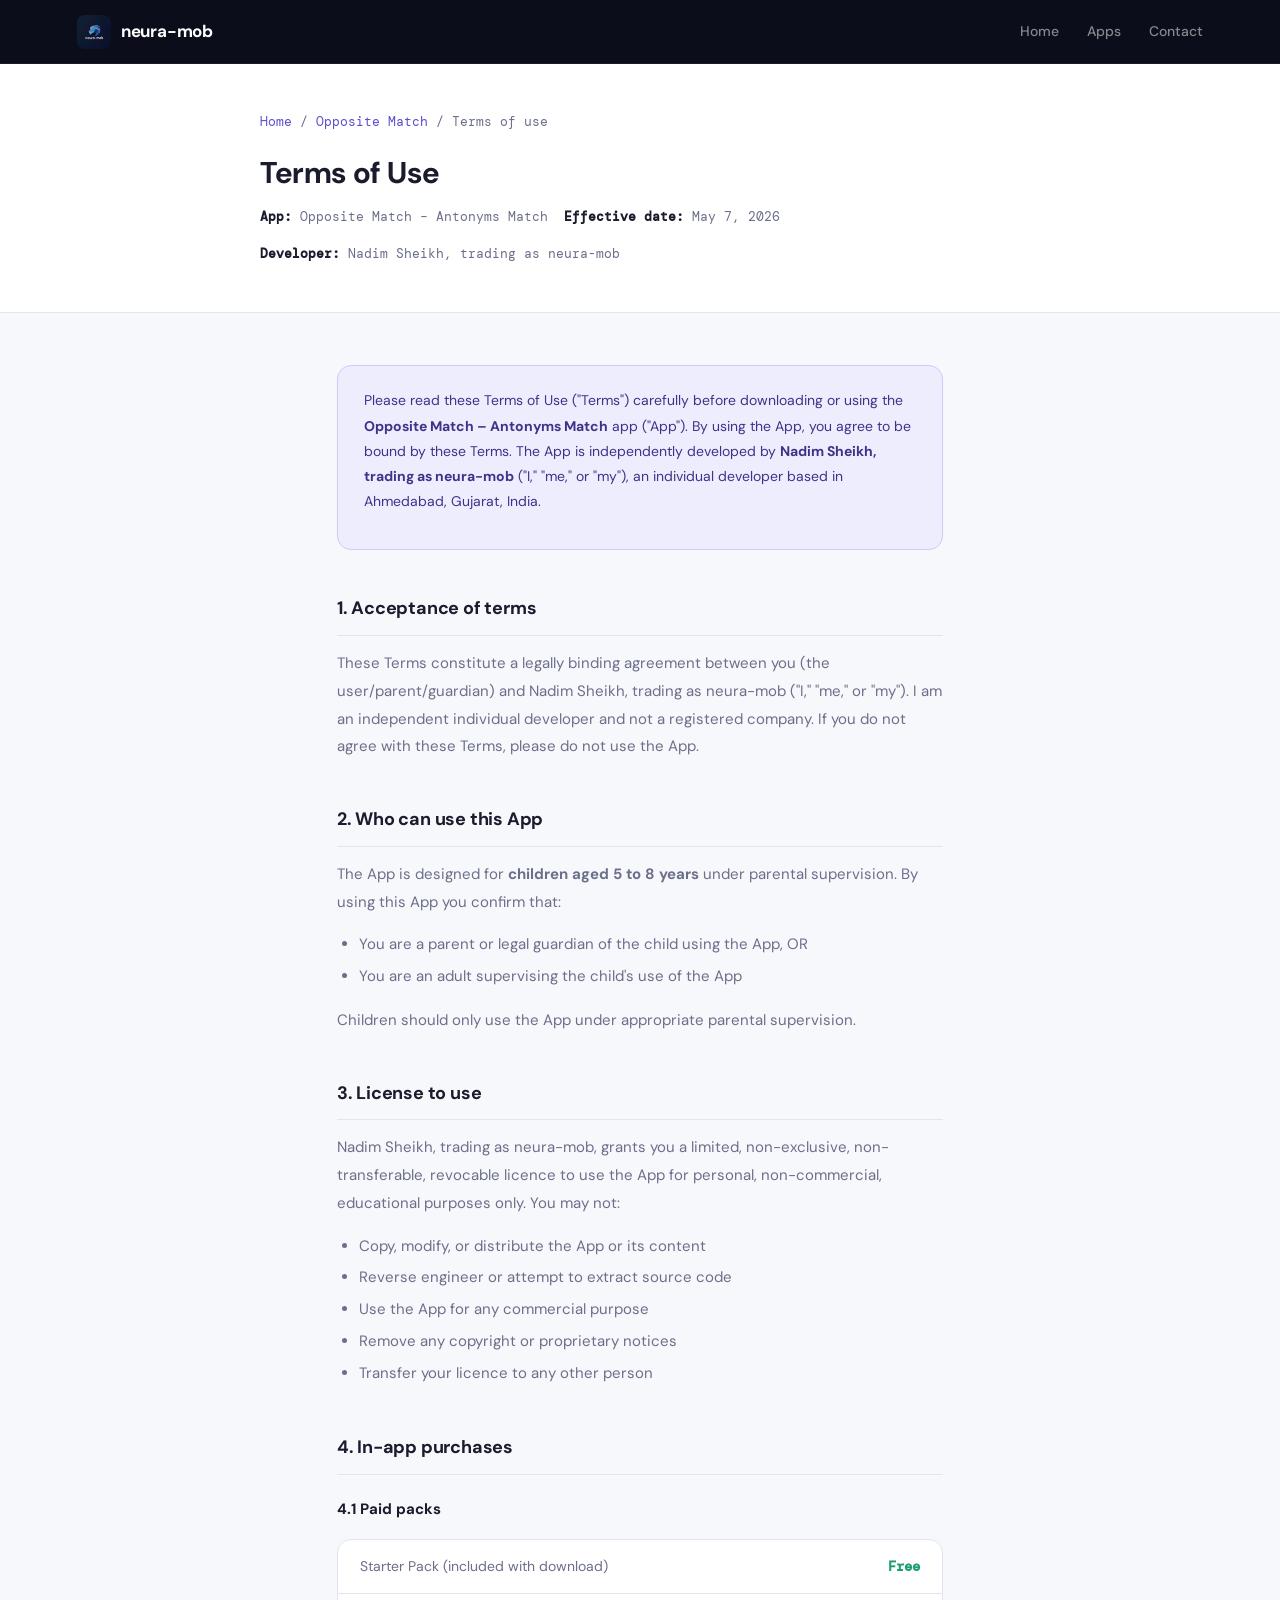
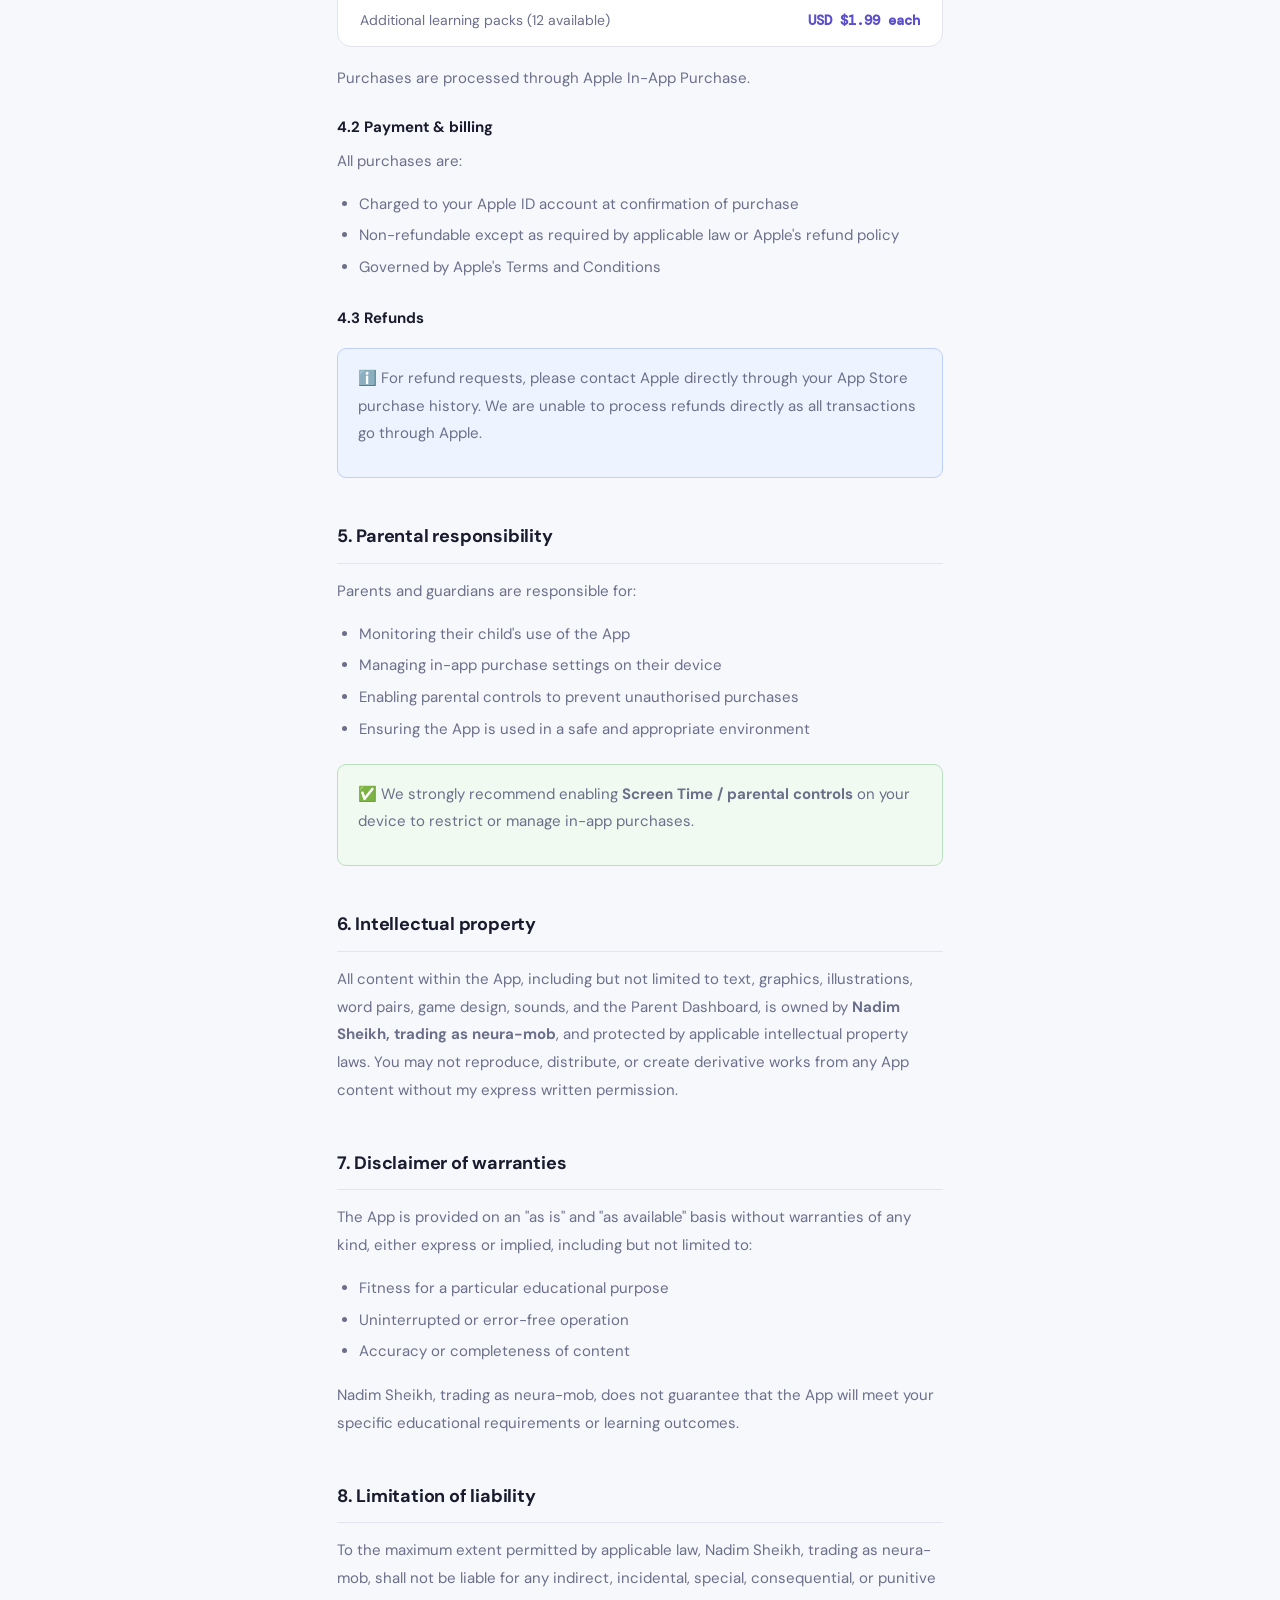
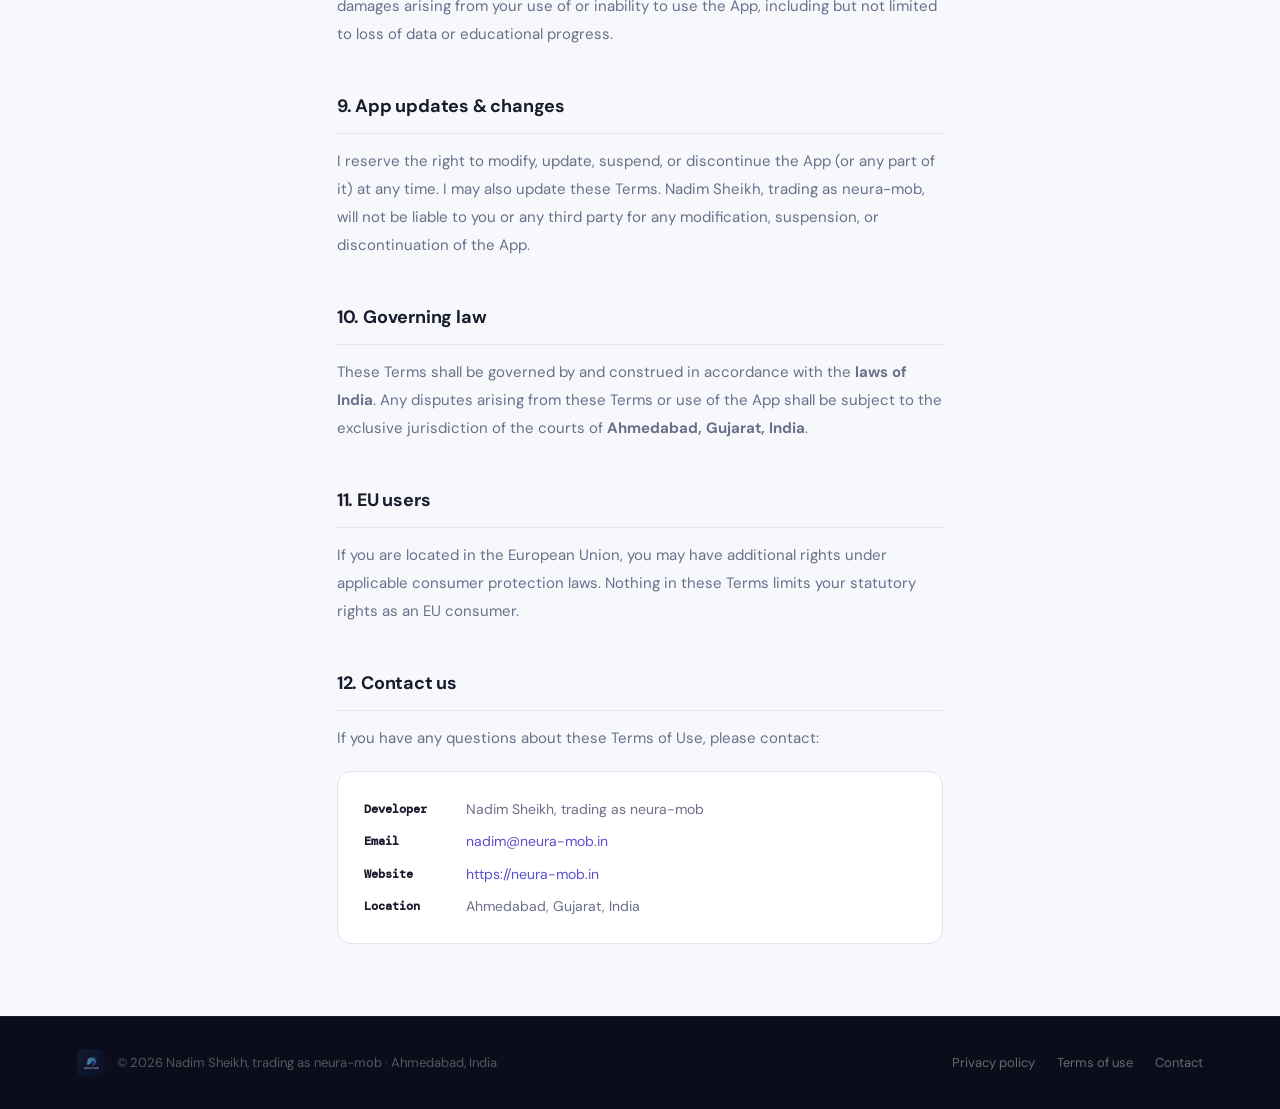
<file: apps/opposite-match/terms-of-use.html>
<!DOCTYPE html>
<html lang="en">
<head>
<meta charset="UTF-8" />
<meta name="viewport" content="width=device-width, initial-scale=1.0" />
<title>Terms of Use – Opposite Match | neura-mob</title>
<meta name="description" content="Terms of Use for Opposite Match – Antonyms Match iOS app by Nadim Sheikh, neura-mob." />
<link rel="icon" type="image/png" href="../../neura-mob-logo.png" />
<link rel="preconnect" href="https://fonts.googleapis.com">
<link href="https://fonts.googleapis.com/css2?family=DM+Sans:wght@400;500;600;700&family=DM+Mono:wght@400;500&display=swap" rel="stylesheet">
<link rel="stylesheet" href="../../style.css" />
<style>
  .price-table { background:var(--white); border:1px solid var(--border); border-radius:var(--radius); overflow:hidden; margin:18px 0; }
  .price-row { display:flex; justify-content:space-between; align-items:center; padding:15px 22px; border-bottom:1px solid var(--border); }
  .price-row:last-child { border-bottom:none; }
  .price-row .lbl-p { font-size:14px; color:var(--text-muted); }
  .price-row .val-p { font-size:14px; font-weight:700; font-family:var(--mono); }
  .val-free { color:#1D9E75; }
  .val-paid { color:var(--purple); }
</style>
</head>
<body>

<nav>
  <a href="../../index.html" class="nav-brand">
    <img src="../../neura-mob-logo.png" alt="neura-mob" class="nav-logo" />
    neura-mob
  </a>
  <div class="nav-links">
    <a href="../../index.html">Home</a>
    <a href="index.html">Apps</a>
    <a href="../../contact.html">Contact</a>
  </div>
</nav>

<div class="page-hero">
  <div class="page-hero-inner">
    <div class="breadcrumb">
      <a href="../../index.html">Home</a> /
      <a href="index.html">Opposite Match</a> /
      Terms of use
    </div>
    <h1>Terms of Use</h1>
    <div class="meta-row">
      <span><strong>App:</strong> Opposite Match – Antonyms Match</span>
      <span><strong>Effective date:</strong> May 7, 2026</span>
      <span><strong>Developer:</strong> Nadim Sheikh, trading as neura-mob</span>
    </div>
  </div>
</div>

<div class="policy-body">

  <div class="policy-intro">
    <p>Please read these Terms of Use ("Terms") carefully before downloading or using the <strong>Opposite Match – Antonyms Match</strong> app ("App"). By using the App, you agree to be bound by these Terms. The App is independently developed by <strong>Nadim Sheikh, trading as neura-mob</strong> ("I," "me," or "my"), an individual developer based in Ahmedabad, Gujarat, India.</p>
  </div>

  <h2>1. Acceptance of terms</h2>
  <p>These Terms constitute a legally binding agreement between you (the user/parent/guardian) and Nadim Sheikh, trading as neura-mob ("I," "me," or "my"). I am an independent individual developer and not a registered company. If you do not agree with these Terms, please do not use the App.</p>

  <h2>2. Who can use this App</h2>
  <p>The App is designed for <strong>children aged 5 to 8 years</strong> under parental supervision. By using this App you confirm that:</p>
  <ul>
    <li>You are a parent or legal guardian of the child using the App, OR</li>
    <li>You are an adult supervising the child's use of the App</li>
  </ul>
  <p>Children should only use the App under appropriate parental supervision.</p>

  <h2>3. License to use</h2>
  <p>Nadim Sheikh, trading as neura-mob, grants you a limited, non-exclusive, non-transferable, revocable licence to use the App for personal, non-commercial, educational purposes only. You may not:</p>
  <ul>
    <li>Copy, modify, or distribute the App or its content</li>
    <li>Reverse engineer or attempt to extract source code</li>
    <li>Use the App for any commercial purpose</li>
    <li>Remove any copyright or proprietary notices</li>
    <li>Transfer your licence to any other person</li>
  </ul>

  <h2>4. In-app purchases</h2>

  <h3>4.1 Paid packs</h3>
  <div class="price-table">
    <div class="price-row"><span class="lbl-p">Starter Pack (included with download)</span><span class="val-p val-free">Free</span></div>
    <div class="price-row"><span class="lbl-p">Additional learning packs (12 available)</span><span class="val-p val-paid">USD $1.99 each</span></div>
  </div>
  <p>Purchases are processed through Apple In-App Purchase.</p>

  <h3>4.2 Payment &amp; billing</h3>
  <p>All purchases are:</p>
  <ul>
    <li>Charged to your Apple ID account at confirmation of purchase</li>
    <li>Non-refundable except as required by applicable law or Apple's refund policy</li>
    <li>Governed by Apple's Terms and Conditions</li>
  </ul>

  <h3>4.3 Refunds</h3>
  <div class="callout-blue">
    <p>ℹ️ For refund requests, please contact Apple directly through your App Store purchase history. We are unable to process refunds directly as all transactions go through Apple.</p>
  </div>

  <h2>5. Parental responsibility</h2>
  <p>Parents and guardians are responsible for:</p>
  <ul>
    <li>Monitoring their child's use of the App</li>
    <li>Managing in-app purchase settings on their device</li>
    <li>Enabling parental controls to prevent unauthorised purchases</li>
    <li>Ensuring the App is used in a safe and appropriate environment</li>
  </ul>
  <div class="callout-green">
    <p>✅ We strongly recommend enabling <strong>Screen Time / parental controls</strong> on your device to restrict or manage in-app purchases.</p>
  </div>

  <h2>6. Intellectual property</h2>
  <p>All content within the App, including but not limited to text, graphics, illustrations, word pairs, game design, sounds, and the Parent Dashboard, is owned by <strong>Nadim Sheikh, trading as neura-mob</strong>, and protected by applicable intellectual property laws. You may not reproduce, distribute, or create derivative works from any App content without my express written permission.</p>

  <h2>7. Disclaimer of warranties</h2>
  <p>The App is provided on an "as is" and "as available" basis without warranties of any kind, either express or implied, including but not limited to:</p>
  <ul>
    <li>Fitness for a particular educational purpose</li>
    <li>Uninterrupted or error-free operation</li>
    <li>Accuracy or completeness of content</li>
  </ul>
  <p>Nadim Sheikh, trading as neura-mob, does not guarantee that the App will meet your specific educational requirements or learning outcomes.</p>

  <h2>8. Limitation of liability</h2>
  <p>To the maximum extent permitted by applicable law, Nadim Sheikh, trading as neura-mob, shall not be liable for any indirect, incidental, special, consequential, or punitive damages arising from your use of or inability to use the App, including but not limited to loss of data or educational progress.</p>

  <h2>9. App updates &amp; changes</h2>
  <p>I reserve the right to modify, update, suspend, or discontinue the App (or any part of it) at any time. I may also update these Terms. Nadim Sheikh, trading as neura-mob, will not be liable to you or any third party for any modification, suspension, or discontinuation of the App.</p>

  <h2>10. Governing law</h2>
  <p>These Terms shall be governed by and construed in accordance with the <strong>laws of India</strong>. Any disputes arising from these Terms or use of the App shall be subject to the exclusive jurisdiction of the courts of <strong>Ahmedabad, Gujarat, India</strong>.</p>

  <h2>11. EU users</h2>
  <p>If you are located in the European Union, you may have additional rights under applicable consumer protection laws. Nothing in these Terms limits your statutory rights as an EU consumer.</p>

  <h2>12. Contact us</h2>
  <p>If you have any questions about these Terms of Use, please contact:</p>
  <div class="contact-card">
    <div class="contact-row"><span class="lbl">Developer</span><span class="val">Nadim Sheikh, trading as neura-mob</span></div>
    <div class="contact-row"><span class="lbl">Email</span><span class="val"><a href="mailto:nadim@neura-mob.in">nadim@neura-mob.in</a></span></div>
    <div class="contact-row"><span class="lbl">Website</span><span class="val"><a href="https://neura-mob.in">https://neura-mob.in</a></span></div>
    <div class="contact-row"><span class="lbl">Location</span><span class="val">Ahmedabad, Gujarat, India</span></div>
  </div>

</div>

<footer>
  <div class="footer-left">
    <img src="../../neura-mob-logo.png" alt="neura-mob" class="footer-logo" />
    <span class="footer-copy">© 2026 Nadim Sheikh, trading as neura-mob · Ahmedabad, India</span>
  </div>
  <div class="footer-links">
    <a href="privacy-policy.html">Privacy policy</a>
    <a href="terms-of-use.html">Terms of use</a>
    <a href="../../contact.html">Contact</a>
  </div>
</footer>

</body>
</html>
</file>
<file: style.css>
/* neura-mob.in — shared styles */
*, *::before, *::after { box-sizing: border-box; margin: 0; padding: 0; }
:root {
  --navy:   #0b0e1a;
  --navy2:  #111627;
  --blue:   #2B7FDD;
  --purple: #5B4FCC;
  --pink:   #D06AC0;
  --grad:   linear-gradient(135deg, #2B7FDD 0%, #5B4FCC 60%, #D06AC0 100%);
  --text:        #1a1c2e;
  --text-muted:  #6b6f8a;
  --border:      #e2e4f0;
  --bg:          #f7f8fc;
  --white:       #ffffff;
  --radius:      14px;
  --radius-sm:   9px;
  --font:  'DM Sans', -apple-system, sans-serif;
  --mono:  'DM Mono', monospace;
}
body { font-family: var(--font); background: var(--bg); color: var(--text); line-height: 1.6; }
a { color: inherit; text-decoration: none; }

/* ── NAV ── */
nav {
  background: var(--navy);
  padding: 0 6%;
  display: flex; align-items: center; justify-content: space-between;
  height: 64px;
  position: sticky; top: 0; z-index: 100;
  border-bottom: 1px solid rgba(255,255,255,0.06);
}
.nav-brand {
  display: flex; align-items: center; gap: 10px;
  color: #fff; font-size: 17px; font-weight: 700; letter-spacing: -0.2px;
}
.nav-logo {
  width: 34px; height: 34px; border-radius: 8px; object-fit: cover;
}
.nav-links { display: flex; gap: 28px; }
.nav-links a {
  color: rgba(255,255,255,0.5); font-size: 14px; font-weight: 500;
  transition: color 0.15s;
}
.nav-links a:hover, .nav-links a.active { color: #fff; }

/* ── FOOTER ── */
footer {
  background: var(--navy);
  padding: 32px 6%;
  display: flex; align-items: center; justify-content: space-between; flex-wrap: wrap; gap: 16px;
  border-top: 1px solid rgba(255,255,255,0.06);
  margin-top: 20px;
}
.footer-left { display: flex; align-items: center; gap: 12px; }
.footer-logo { width: 28px; height: 28px; border-radius: 7px; object-fit: cover; opacity: 0.85; }
.footer-copy { color: rgba(255,255,255,0.3); font-size: 13px; }
.footer-links { display: flex; gap: 22px; }
.footer-links a { color: rgba(255,255,255,0.38); font-size: 13px; transition: color 0.15s; }
.footer-links a:hover { color: rgba(255,255,255,0.75); }

/* ── BUTTONS ── */
.btn-primary {
  display: inline-block; background: var(--purple); color: #fff;
  padding: 13px 30px; border-radius: var(--radius-sm);
  font-size: 14px; font-weight: 600;
  transition: all 0.15s;
  box-shadow: 0 4px 20px rgba(91,79,204,0.35);
}
.btn-primary:hover { background: var(--blue); transform: translateY(-1px); box-shadow: 0 6px 24px rgba(43,127,221,0.4); }

/* ── SECTION HELPERS ── */
.section { padding: 56px 6%; max-width: 960px; margin: 0 auto; }
.section-label {
  font-family: var(--mono); font-size: 11px; font-weight: 500;
  letter-spacing: 1.5px; text-transform: uppercase; color: var(--purple); margin-bottom: 8px;
}
.section-title { font-size: 24px; font-weight: 700; letter-spacing: -0.3px; margin-bottom: 6px; }
.section-sub { font-size: 15px; color: var(--text-muted); margin-bottom: 32px; }

/* ── CALLOUT BOXES ── */
.callout-green  { background:#F0FAF0; border:1px solid #B8E0C0; border-radius:var(--radius-sm); padding:16px 20px; margin:18px 0; }
.callout-green p { color:#1B5E20; margin:0; font-size:14px; line-height:1.7; }
.callout-orange { background:#FFF8ED; border:1px solid #FDD99A; border-radius:var(--radius-sm); padding:16px 20px; margin:18px 0; }
.callout-orange p { color:#7A4100; margin:0; font-size:14px; line-height:1.7; }
.callout-blue   { background:#EEF4FF; border:1px solid #BFCFFF; border-radius:var(--radius-sm); padding:16px 20px; margin:18px 0; }
.callout-blue p { color:#1A3A8A; margin:0; font-size:14px; line-height:1.7; }
.callout-purple { background:#EEEDFE; border:1px solid #CECBF6; border-radius:var(--radius-sm); padding:16px 20px; margin:18px 0; }
.callout-purple p { color:#3C3489; margin:0; font-size:14px; line-height:1.7; }

/* ── CONTACT CARD ── */
.contact-card { background:var(--white); border:1px solid var(--border); border-radius:var(--radius); padding:26px; margin-top:18px; }
.contact-row { display:flex; gap:12px; margin-bottom:10px; font-size:14px; }
.contact-row:last-child { margin-bottom:0; }
.contact-row .lbl { font-weight:700; color:var(--text); min-width:90px; flex-shrink:0; font-family:var(--mono); font-size:12px; padding-top:2px; }
.contact-row .val { color:var(--text-muted); }
.contact-row a { color:var(--purple); }

/* ── POLICY PAGES ── */
.page-hero { background:var(--white); border-bottom:1px solid var(--border); padding:48px 6%; }
.page-hero-inner { max-width:760px; margin:0 auto; }
.breadcrumb { font-size:13px; color:var(--text-muted); margin-bottom:16px; font-family:var(--mono); }
.breadcrumb a { color:var(--purple); }
.page-hero h1 { font-size:30px; font-weight:700; margin-bottom:10px; letter-spacing:-0.4px; }
.meta-row { display:flex; flex-wrap:wrap; gap:16px; font-size:13px; color:var(--text-muted); font-family:var(--mono); }
.meta-row span strong { color:var(--text); }
.policy-body { max-width:760px; margin:0 auto; padding:52px 6%; }
.policy-body h2 { font-size:18px; font-weight:700; margin:44px 0 14px; padding-bottom:12px; border-bottom:1px solid var(--border); letter-spacing:-0.2px; }
.policy-body h3 { font-size:15px; font-weight:700; margin:22px 0 9px; }
.policy-body p { font-size:15px; color:var(--text-muted); line-height:1.85; margin-bottom:13px; }
.policy-body ul { margin:10px 0 14px 22px; }
.policy-body ul li { font-size:15px; color:var(--text-muted); line-height:1.85; padding:2px 0; }
.policy-body a { color:var(--purple); }
.policy-intro { background:#EEEDFE; border:1px solid #CECBF6; border-radius:var(--radius); padding:22px 26px; margin-bottom:44px; }
.policy-intro p { font-size:14px; color:#3C3489; line-height:1.8; }

@media (max-width:640px) {
  .nav-links { gap:16px; }
  .section { padding:44px 5%; }
}

.avatar {
  width: 72px;
  height: 72px;
  border-radius: 50%;
  object-fit: cover;
  overflow: hidden;
  flex-shrink: 0;
  display: block;
  box-shadow: 0 4px 14px rgba(91,79,204,0.28);
  border: 2px solid rgba(255,255,255,0.9);
}
</file>
